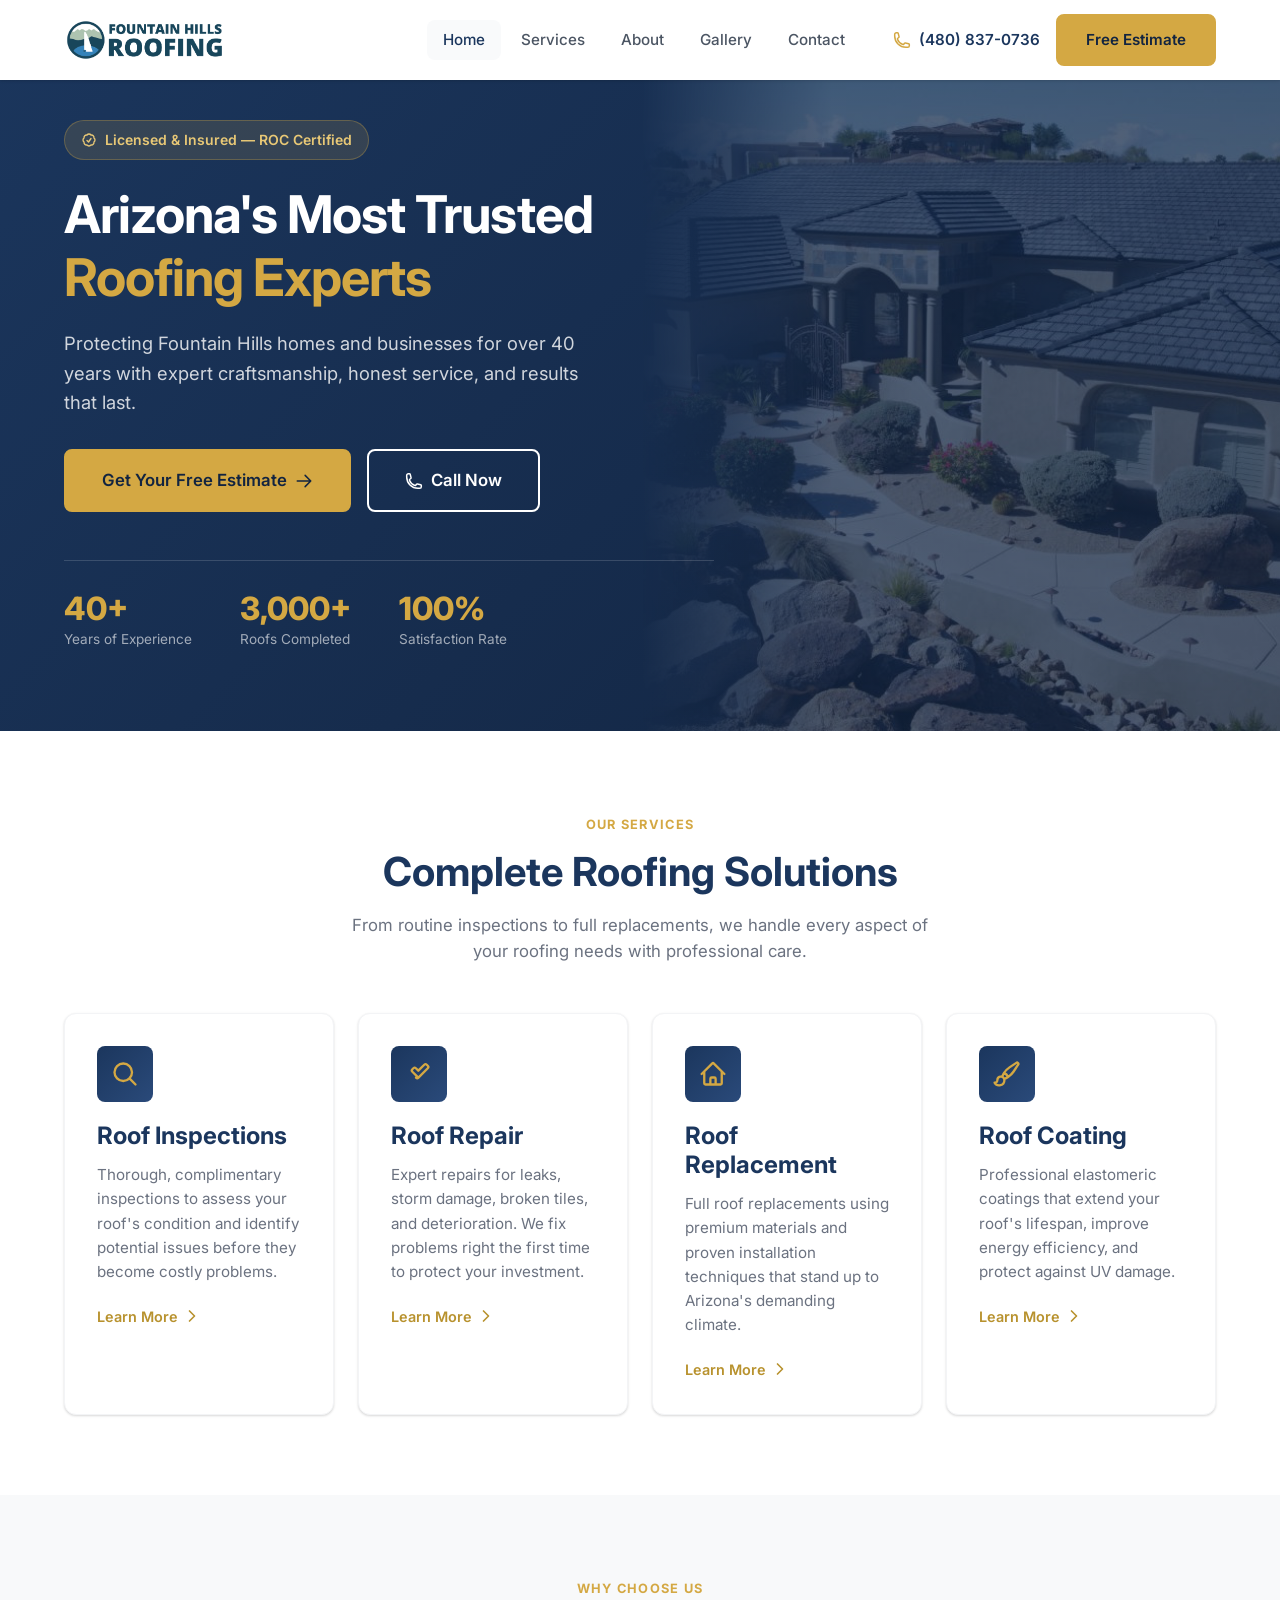
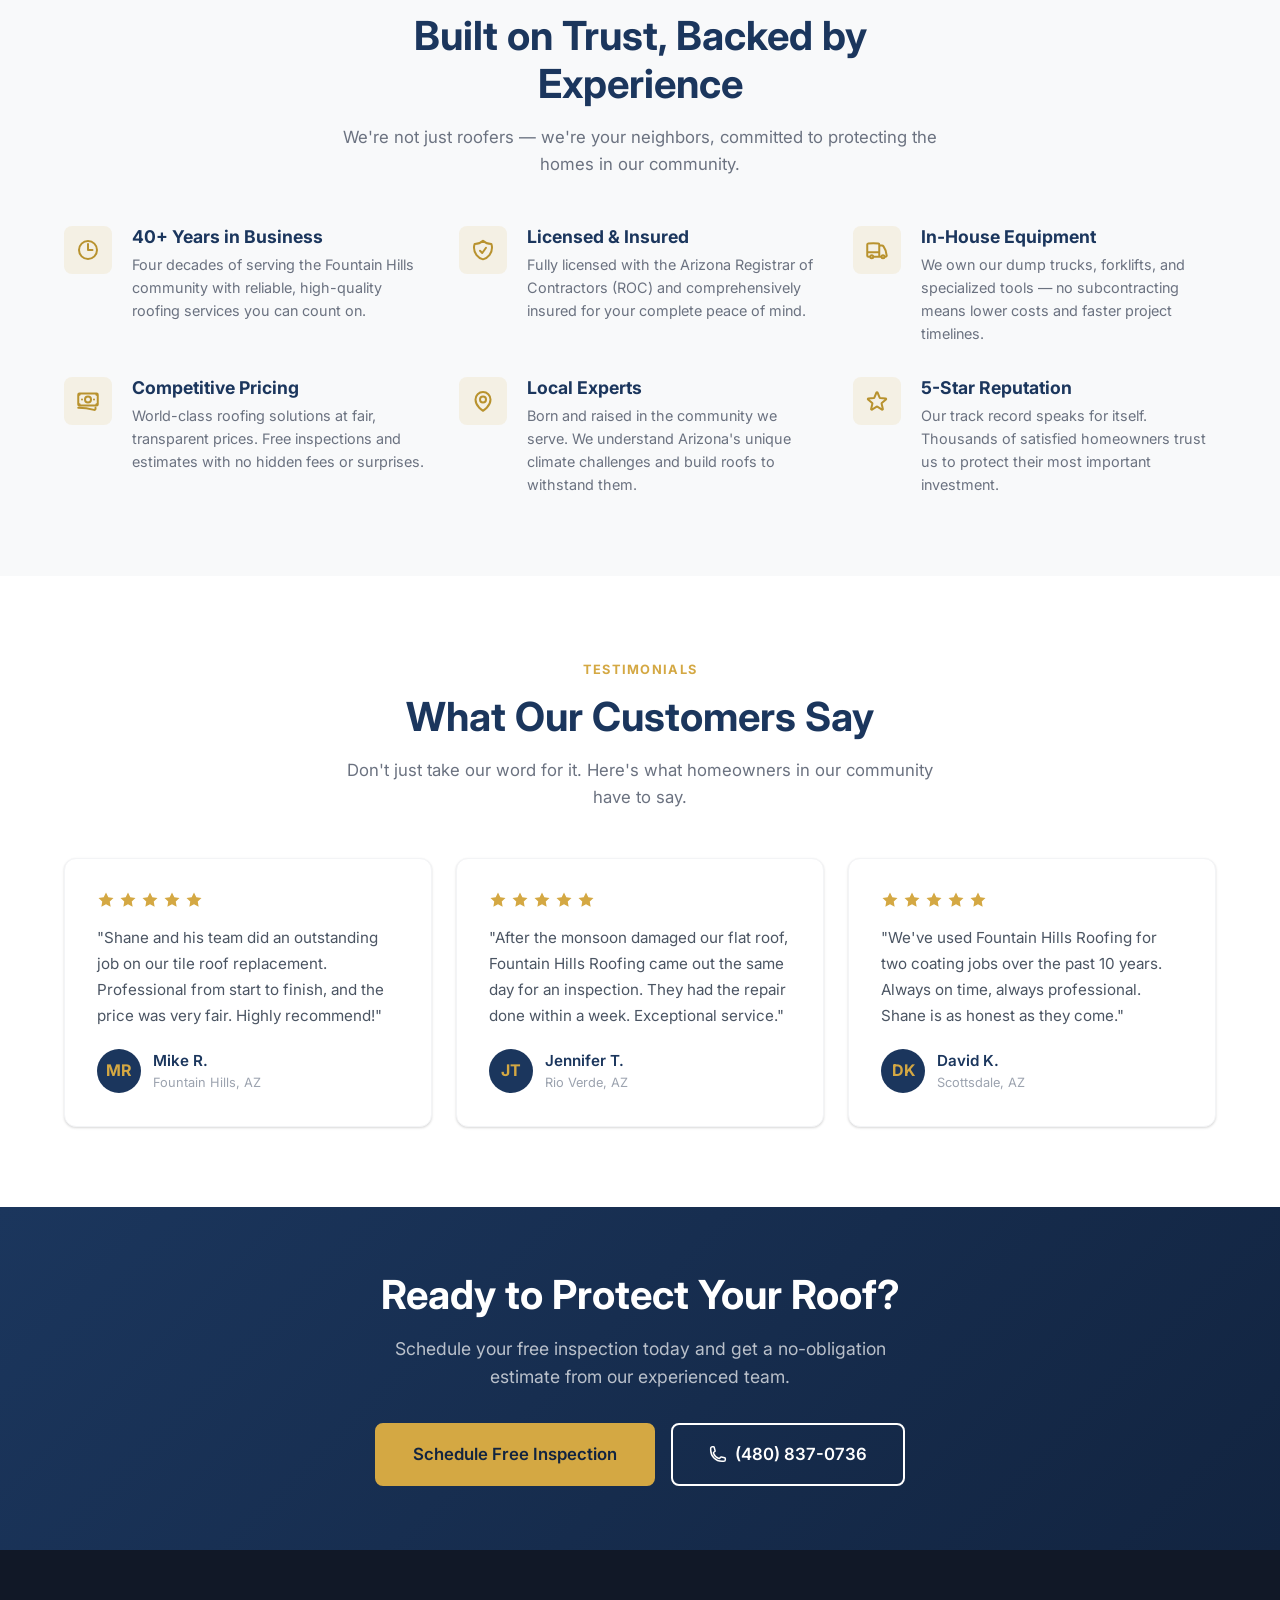
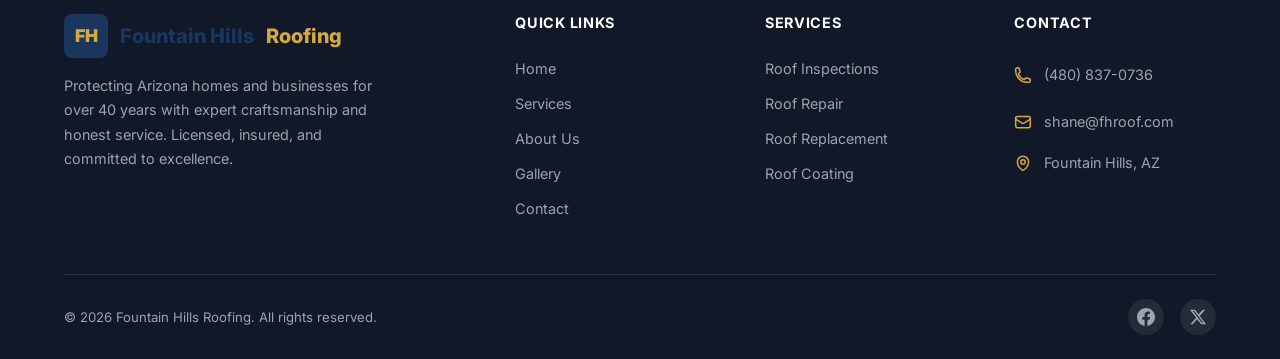
<file: index.html>
<!DOCTYPE html>
<html lang="en">
<head>
  <meta charset="UTF-8">
  <meta name="viewport" content="width=device-width, initial-scale=1.0">
  <meta name="description" content="Fountain Hills Roofing — trusted roofing experts serving Fountain Hills, Rio Verde, and Scottsdale for over 40 years. Free inspections and estimates.">
  <title>Fountain Hills Roofing | Trusted Roofing Experts for Over 40 Years</title>
  <link rel="preconnect" href="https://fonts.googleapis.com">
  <link rel="preconnect" href="https://fonts.gstatic.com" crossorigin>
  <link href="https://fonts.googleapis.com/css2?family=Inter:wght@400;500;600;700;800&display=swap" rel="stylesheet">
  <link rel="stylesheet" href="css/styles.css">
</head>
<body>

  <!-- Header -->
  <header class="header">
    <div class="header-inner">
      <a href="index.html" class="logo">
        <img src="images/fountain-hills-roofing-logo.png" alt="Fountain Hills Roofing" class="logo-img">
      </a>
      <nav class="nav">
        <div class="nav-links">
          <a href="index.html" class="active">Home</a>
          <a href="services.html">Services</a>
          <a href="about.html">About</a>
          <a href="gallery.html">Gallery</a>
          <a href="contact.html">Contact</a>
        </div>
        <div class="header-cta">
          <a href="tel:4808370736" class="header-phone">
            <svg xmlns="http://www.w3.org/2000/svg" fill="none" viewBox="0 0 24 24" stroke-width="2" stroke="currentColor"><path stroke-linecap="round" stroke-linejoin="round" d="M2.25 6.75c0 8.284 6.716 15 15 15h2.25a2.25 2.25 0 002.25-2.25v-1.372c0-.516-.351-.966-.852-1.091l-4.423-1.106c-.44-.11-.902.055-1.173.417l-.97 1.293c-.282.376-.769.542-1.21.38a12.035 12.035 0 01-7.143-7.143c-.162-.441.004-.928.38-1.21l1.293-.97c.363-.271.527-.734.417-1.173L6.963 3.102a1.125 1.125 0 00-1.091-.852H4.5A2.25 2.25 0 002.25 4.5v2.25z"/></svg>
            (480) 837-0736
          </a>
          <a href="contact.html" class="btn btn-primary">Free Estimate</a>
        </div>
      </nav>
      <button class="hamburger" aria-label="Toggle menu">
        <span></span>
        <span></span>
        <span></span>
      </button>
    </div>
    <div class="mobile-nav">
      <a href="index.html" class="active">Home</a>
      <a href="services.html">Services</a>
      <a href="about.html">About</a>
      <a href="gallery.html">Gallery</a>
      <a href="contact.html">Contact</a>
      <a href="tel:4808370736" class="btn btn-secondary">
        <svg xmlns="http://www.w3.org/2000/svg" fill="none" viewBox="0 0 24 24" stroke-width="2" stroke="currentColor" style="width:18px;height:18px"><path stroke-linecap="round" stroke-linejoin="round" d="M2.25 6.75c0 8.284 6.716 15 15 15h2.25a2.25 2.25 0 002.25-2.25v-1.372c0-.516-.351-.966-.852-1.091l-4.423-1.106c-.44-.11-.902.055-1.173.417l-.97 1.293c-.282.376-.769.542-1.21.38a12.035 12.035 0 01-7.143-7.143c-.162-.441.004-.928.38-1.21l1.293-.97c.363-.271.527-.734.417-1.173L6.963 3.102a1.125 1.125 0 00-1.091-.852H4.5A2.25 2.25 0 002.25 4.5v2.25z"/></svg>
        Call (480) 837-0736
      </a>
      <a href="contact.html" class="btn btn-primary">Get Free Estimate</a>
    </div>
  </header>

  <!-- Hero -->
  <section class="hero">
    <div class="container">
      <div class="hero-content">
        <div class="hero-badge">
          <svg xmlns="http://www.w3.org/2000/svg" fill="none" viewBox="0 0 24 24" stroke-width="2" stroke="currentColor"><path stroke-linecap="round" stroke-linejoin="round" d="M9 12.75L11.25 15 15 9.75M21 12c0 1.268-.63 2.39-1.593 3.068a3.745 3.745 0 01-1.043 3.296 3.745 3.745 0 01-3.296 1.043A3.745 3.745 0 0112 21c-1.268 0-2.39-.63-3.068-1.593a3.746 3.746 0 01-3.296-1.043 3.745 3.745 0 01-1.043-3.296A3.745 3.745 0 013 12c0-1.268.63-2.39 1.593-3.068a3.745 3.745 0 011.043-3.296 3.746 3.746 0 013.296-1.043A3.746 3.746 0 0112 3c1.268 0 2.39.63 3.068 1.593a3.746 3.746 0 013.296 1.043 3.746 3.746 0 011.043 3.296A3.745 3.745 0 0121 12z"/></svg>
          Licensed &amp; Insured &mdash; ROC Certified
        </div>
        <h1>Arizona's Most Trusted <em>Roofing Experts</em></h1>
        <p>Protecting Fountain Hills homes and businesses for over 40 years with expert craftsmanship, honest service, and results that last.</p>
        <div class="hero-buttons">
          <a href="contact.html" class="btn btn-primary btn-lg">
            Get Your Free Estimate
            <svg xmlns="http://www.w3.org/2000/svg" fill="none" viewBox="0 0 24 24" stroke-width="2" stroke="currentColor"><path stroke-linecap="round" stroke-linejoin="round" d="M13.5 4.5L21 12m0 0l-7.5 7.5M21 12H3"/></svg>
          </a>
          <a href="tel:4808370736" class="btn btn-outline btn-lg">
            <svg xmlns="http://www.w3.org/2000/svg" fill="none" viewBox="0 0 24 24" stroke-width="2" stroke="currentColor"><path stroke-linecap="round" stroke-linejoin="round" d="M2.25 6.75c0 8.284 6.716 15 15 15h2.25a2.25 2.25 0 002.25-2.25v-1.372c0-.516-.351-.966-.852-1.091l-4.423-1.106c-.44-.11-.902.055-1.173.417l-.97 1.293c-.282.376-.769.542-1.21.38a12.035 12.035 0 01-7.143-7.143c-.162-.441.004-.928.38-1.21l1.293-.97c.363-.271.527-.734.417-1.173L6.963 3.102a1.125 1.125 0 00-1.091-.852H4.5A2.25 2.25 0 002.25 4.5v2.25z"/></svg>
            Call Now
          </a>
        </div>
        <div class="hero-stats">
          <div class="hero-stat">
            <div class="hero-stat-number">40+</div>
            <div class="hero-stat-label">Years of Experience</div>
          </div>
          <div class="hero-stat">
            <div class="hero-stat-number">3,000+</div>
            <div class="hero-stat-label">Roofs Completed</div>
          </div>
          <div class="hero-stat">
            <div class="hero-stat-number">100%</div>
            <div class="hero-stat-label">Satisfaction Rate</div>
          </div>
        </div>
      </div>
    </div>
  </section>

  <!-- Services Overview -->
  <section class="section">
    <div class="container">
      <div class="section-header">
        <span class="section-label">Our Services</span>
        <h2>Complete Roofing Solutions</h2>
        <p>From routine inspections to full replacements, we handle every aspect of your roofing needs with professional care.</p>
      </div>
      <div class="services-grid">
        <div class="service-card">
          <div class="service-card-icon">
            <svg xmlns="http://www.w3.org/2000/svg" fill="none" viewBox="0 0 24 24" stroke-width="2" stroke="currentColor"><path stroke-linecap="round" stroke-linejoin="round" d="M21 21l-5.197-5.197m0 0A7.5 7.5 0 105.196 5.196a7.5 7.5 0 0010.607 10.607z"/></svg>
          </div>
          <h3>Roof Inspections</h3>
          <p>Thorough, complimentary inspections to assess your roof's condition and identify potential issues before they become costly problems.</p>
          <a href="services.html" class="learn-more">
            Learn More
            <svg xmlns="http://www.w3.org/2000/svg" fill="none" viewBox="0 0 24 24" stroke-width="2.5" stroke="currentColor"><path stroke-linecap="round" stroke-linejoin="round" d="M8.25 4.5l7.5 7.5-7.5 7.5"/></svg>
          </a>
        </div>
        <div class="service-card">
          <div class="service-card-icon">
            <svg xmlns="http://www.w3.org/2000/svg" fill="none" viewBox="0 0 24 24" stroke-width="2" stroke="currentColor"><path stroke-linecap="round" stroke-linejoin="round" d="M11.42 15.17l-5.1-5.1a1.5 1.5 0 010-2.12l.88-.88a1.5 1.5 0 012.12 0l2.1 2.1 5.1-5.1a1.5 1.5 0 012.12 0l.88.88a1.5 1.5 0 010 2.12l-7.98 7.98a1.5 1.5 0 01-2.12.02z"/></svg>
          </div>
          <h3>Roof Repair</h3>
          <p>Expert repairs for leaks, storm damage, broken tiles, and deterioration. We fix problems right the first time to protect your investment.</p>
          <a href="services.html" class="learn-more">
            Learn More
            <svg xmlns="http://www.w3.org/2000/svg" fill="none" viewBox="0 0 24 24" stroke-width="2.5" stroke="currentColor"><path stroke-linecap="round" stroke-linejoin="round" d="M8.25 4.5l7.5 7.5-7.5 7.5"/></svg>
          </a>
        </div>
        <div class="service-card">
          <div class="service-card-icon">
            <svg xmlns="http://www.w3.org/2000/svg" fill="none" viewBox="0 0 24 24" stroke-width="2" stroke="currentColor"><path stroke-linecap="round" stroke-linejoin="round" d="M2.25 12l8.954-8.955c.44-.439 1.152-.439 1.591 0L21.75 12M4.5 9.75v10.125c0 .621.504 1.125 1.125 1.125H9.75v-4.875c0-.621.504-1.125 1.125-1.125h2.25c.621 0 1.125.504 1.125 1.125V21h4.125c.621 0 1.125-.504 1.125-1.125V9.75M8.25 21h8.25"/></svg>
          </div>
          <h3>Roof Replacement</h3>
          <p>Full roof replacements using premium materials and proven installation techniques that stand up to Arizona's demanding climate.</p>
          <a href="services.html" class="learn-more">
            Learn More
            <svg xmlns="http://www.w3.org/2000/svg" fill="none" viewBox="0 0 24 24" stroke-width="2.5" stroke="currentColor"><path stroke-linecap="round" stroke-linejoin="round" d="M8.25 4.5l7.5 7.5-7.5 7.5"/></svg>
          </a>
        </div>
        <div class="service-card">
          <div class="service-card-icon">
            <svg xmlns="http://www.w3.org/2000/svg" fill="none" viewBox="0 0 24 24" stroke-width="2" stroke="currentColor"><path stroke-linecap="round" stroke-linejoin="round" d="M9.53 16.122a3 3 0 00-5.78 1.128 2.25 2.25 0 01-2.4 2.245 4.5 4.5 0 008.4-2.245c0-.399-.078-.78-.22-1.128zm0 0a15.998 15.998 0 003.388-1.62m-5.043-.025a15.994 15.994 0 011.622-3.395m3.42 3.42a15.995 15.995 0 004.764-4.648l3.876-5.814a1.151 1.151 0 00-1.597-1.597L14.146 6.32a15.996 15.996 0 00-4.649 4.763m3.42 3.42a6.776 6.776 0 00-3.42-3.42"/></svg>
          </div>
          <h3>Roof Coating</h3>
          <p>Professional elastomeric coatings that extend your roof's lifespan, improve energy efficiency, and protect against UV damage.</p>
          <a href="services.html" class="learn-more">
            Learn More
            <svg xmlns="http://www.w3.org/2000/svg" fill="none" viewBox="0 0 24 24" stroke-width="2.5" stroke="currentColor"><path stroke-linecap="round" stroke-linejoin="round" d="M8.25 4.5l7.5 7.5-7.5 7.5"/></svg>
          </a>
        </div>
      </div>
    </div>
  </section>

  <!-- Why Choose Us -->
  <section class="section section-light">
    <div class="container">
      <div class="section-header">
        <span class="section-label">Why Choose Us</span>
        <h2>Built on Trust, Backed by Experience</h2>
        <p>We're not just roofers — we're your neighbors, committed to protecting the homes in our community.</p>
      </div>
      <div class="features-grid">
        <div class="feature-item">
          <div class="feature-icon">
            <svg xmlns="http://www.w3.org/2000/svg" fill="none" viewBox="0 0 24 24" stroke-width="2" stroke="currentColor"><path stroke-linecap="round" stroke-linejoin="round" d="M12 6v6h4.5m4.5 0a9 9 0 11-18 0 9 9 0 0118 0z"/></svg>
          </div>
          <div>
            <h3>40+ Years in Business</h3>
            <p>Four decades of serving the Fountain Hills community with reliable, high-quality roofing services you can count on.</p>
          </div>
        </div>
        <div class="feature-item">
          <div class="feature-icon">
            <svg xmlns="http://www.w3.org/2000/svg" fill="none" viewBox="0 0 24 24" stroke-width="2" stroke="currentColor"><path stroke-linecap="round" stroke-linejoin="round" d="M9 12.75L11.25 15 15 9.75m-3-7.036A11.959 11.959 0 013.598 6 11.99 11.99 0 003 9.749c0 5.592 3.824 10.29 9 11.623 5.176-1.332 9-6.03 9-11.622 0-1.31-.21-2.571-.598-3.751h-.152c-3.196 0-6.1-1.248-8.25-3.285z"/></svg>
          </div>
          <div>
            <h3>Licensed &amp; Insured</h3>
            <p>Fully licensed with the Arizona Registrar of Contractors (ROC) and comprehensively insured for your complete peace of mind.</p>
          </div>
        </div>
        <div class="feature-item">
          <div class="feature-icon">
            <svg xmlns="http://www.w3.org/2000/svg" fill="none" viewBox="0 0 24 24" stroke-width="2" stroke="currentColor"><path stroke-linecap="round" stroke-linejoin="round" d="M8.25 18.75a1.5 1.5 0 01-3 0m3 0a1.5 1.5 0 00-3 0m3 0h6m-9 0H3.375a1.125 1.125 0 01-1.125-1.125V14.25m17.25 4.5a1.5 1.5 0 01-3 0m3 0a1.5 1.5 0 00-3 0m3 0h1.125c.621 0 1.129-.504 1.09-1.124a17.902 17.902 0 00-3.213-9.193 2.056 2.056 0 00-1.58-.86H14.25M16.5 18.75h-2.25m0-11.177v-.958c0-.568-.422-1.048-.987-1.106a48.554 48.554 0 00-10.026 0 1.106 1.106 0 00-.987 1.106v7.635m12-6.677v6.677m0 4.5v-4.5m0 0h-12"/></svg>
          </div>
          <div>
            <h3>In-House Equipment</h3>
            <p>We own our dump trucks, forklifts, and specialized tools — no subcontracting means lower costs and faster project timelines.</p>
          </div>
        </div>
        <div class="feature-item">
          <div class="feature-icon">
            <svg xmlns="http://www.w3.org/2000/svg" fill="none" viewBox="0 0 24 24" stroke-width="2" stroke="currentColor"><path stroke-linecap="round" stroke-linejoin="round" d="M2.25 18.75a60.07 60.07 0 0115.797 2.101c.727.198 1.453-.342 1.453-1.096V18.75M3.75 4.5v.75A.75.75 0 013 6h-.75m0 0v-.375c0-.621.504-1.125 1.125-1.125H20.25M2.25 6v9m18-10.5v.75c0 .414.336.75.75.75h.75m-1.5-1.5h.375c.621 0 1.125.504 1.125 1.125v9.75c0 .621-.504 1.125-1.125 1.125h-.375m1.5-1.5H21a.75.75 0 00-.75.75v.75m0 0H3.75m0 0h-.375a1.125 1.125 0 01-1.125-1.125V15m1.5 1.5v-.75A.75.75 0 003 15h-.75M15 10.5a3 3 0 11-6 0 3 3 0 016 0zm3 0h.008v.008H18V10.5zm-12 0h.008v.008H6V10.5z"/></svg>
          </div>
          <div>
            <h3>Competitive Pricing</h3>
            <p>World-class roofing solutions at fair, transparent prices. Free inspections and estimates with no hidden fees or surprises.</p>
          </div>
        </div>
        <div class="feature-item">
          <div class="feature-icon">
            <svg xmlns="http://www.w3.org/2000/svg" fill="none" viewBox="0 0 24 24" stroke-width="2" stroke="currentColor"><path stroke-linecap="round" stroke-linejoin="round" d="M15 10.5a3 3 0 11-6 0 3 3 0 016 0z"/><path stroke-linecap="round" stroke-linejoin="round" d="M19.5 10.5c0 7.142-7.5 11.25-7.5 11.25S4.5 17.642 4.5 10.5a7.5 7.5 0 1115 0z"/></svg>
          </div>
          <div>
            <h3>Local Experts</h3>
            <p>Born and raised in the community we serve. We understand Arizona's unique climate challenges and build roofs to withstand them.</p>
          </div>
        </div>
        <div class="feature-item">
          <div class="feature-icon">
            <svg xmlns="http://www.w3.org/2000/svg" fill="none" viewBox="0 0 24 24" stroke-width="2" stroke="currentColor"><path stroke-linecap="round" stroke-linejoin="round" d="M11.48 3.499a.562.562 0 011.04 0l2.125 5.111a.563.563 0 00.475.345l5.518.442c.499.04.701.663.321.988l-4.204 3.602a.563.563 0 00-.182.557l1.285 5.385a.562.562 0 01-.84.61l-4.725-2.885a.563.563 0 00-.586 0L6.982 20.54a.562.562 0 01-.84-.61l1.285-5.386a.562.562 0 00-.182-.557l-4.204-3.602a.563.563 0 01.321-.988l5.518-.442a.563.563 0 00.475-.345L11.48 3.5z"/></svg>
          </div>
          <div>
            <h3>5-Star Reputation</h3>
            <p>Our track record speaks for itself. Thousands of satisfied homeowners trust us to protect their most important investment.</p>
          </div>
        </div>
      </div>
    </div>
  </section>

  <!-- Testimonials -->
  <section class="section">
    <div class="container">
      <div class="section-header">
        <span class="section-label">Testimonials</span>
        <h2>What Our Customers Say</h2>
        <p>Don't just take our word for it. Here's what homeowners in our community have to say.</p>
      </div>
      <div class="testimonials-grid">
        <div class="testimonial-card">
          <div class="testimonial-stars">
            <svg xmlns="http://www.w3.org/2000/svg" viewBox="0 0 24 24"><path d="M12 2l3.09 6.26L22 9.27l-5 4.87 1.18 6.88L12 17.77l-6.18 3.25L7 14.14 2 9.27l6.91-1.01L12 2z"/></svg>
            <svg xmlns="http://www.w3.org/2000/svg" viewBox="0 0 24 24"><path d="M12 2l3.09 6.26L22 9.27l-5 4.87 1.18 6.88L12 17.77l-6.18 3.25L7 14.14 2 9.27l6.91-1.01L12 2z"/></svg>
            <svg xmlns="http://www.w3.org/2000/svg" viewBox="0 0 24 24"><path d="M12 2l3.09 6.26L22 9.27l-5 4.87 1.18 6.88L12 17.77l-6.18 3.25L7 14.14 2 9.27l6.91-1.01L12 2z"/></svg>
            <svg xmlns="http://www.w3.org/2000/svg" viewBox="0 0 24 24"><path d="M12 2l3.09 6.26L22 9.27l-5 4.87 1.18 6.88L12 17.77l-6.18 3.25L7 14.14 2 9.27l6.91-1.01L12 2z"/></svg>
            <svg xmlns="http://www.w3.org/2000/svg" viewBox="0 0 24 24"><path d="M12 2l3.09 6.26L22 9.27l-5 4.87 1.18 6.88L12 17.77l-6.18 3.25L7 14.14 2 9.27l6.91-1.01L12 2z"/></svg>
          </div>
          <blockquote>"Shane and his team did an outstanding job on our tile roof replacement. Professional from start to finish, and the price was very fair. Highly recommend!"</blockquote>
          <div class="testimonial-author">
            <div class="testimonial-avatar">MR</div>
            <div>
              <div class="testimonial-name">Mike R.</div>
              <div class="testimonial-location">Fountain Hills, AZ</div>
            </div>
          </div>
        </div>
        <div class="testimonial-card">
          <div class="testimonial-stars">
            <svg xmlns="http://www.w3.org/2000/svg" viewBox="0 0 24 24"><path d="M12 2l3.09 6.26L22 9.27l-5 4.87 1.18 6.88L12 17.77l-6.18 3.25L7 14.14 2 9.27l6.91-1.01L12 2z"/></svg>
            <svg xmlns="http://www.w3.org/2000/svg" viewBox="0 0 24 24"><path d="M12 2l3.09 6.26L22 9.27l-5 4.87 1.18 6.88L12 17.77l-6.18 3.25L7 14.14 2 9.27l6.91-1.01L12 2z"/></svg>
            <svg xmlns="http://www.w3.org/2000/svg" viewBox="0 0 24 24"><path d="M12 2l3.09 6.26L22 9.27l-5 4.87 1.18 6.88L12 17.77l-6.18 3.25L7 14.14 2 9.27l6.91-1.01L12 2z"/></svg>
            <svg xmlns="http://www.w3.org/2000/svg" viewBox="0 0 24 24"><path d="M12 2l3.09 6.26L22 9.27l-5 4.87 1.18 6.88L12 17.77l-6.18 3.25L7 14.14 2 9.27l6.91-1.01L12 2z"/></svg>
            <svg xmlns="http://www.w3.org/2000/svg" viewBox="0 0 24 24"><path d="M12 2l3.09 6.26L22 9.27l-5 4.87 1.18 6.88L12 17.77l-6.18 3.25L7 14.14 2 9.27l6.91-1.01L12 2z"/></svg>
          </div>
          <blockquote>"After the monsoon damaged our flat roof, Fountain Hills Roofing came out the same day for an inspection. They had the repair done within a week. Exceptional service."</blockquote>
          <div class="testimonial-author">
            <div class="testimonial-avatar">JT</div>
            <div>
              <div class="testimonial-name">Jennifer T.</div>
              <div class="testimonial-location">Rio Verde, AZ</div>
            </div>
          </div>
        </div>
        <div class="testimonial-card">
          <div class="testimonial-stars">
            <svg xmlns="http://www.w3.org/2000/svg" viewBox="0 0 24 24"><path d="M12 2l3.09 6.26L22 9.27l-5 4.87 1.18 6.88L12 17.77l-6.18 3.25L7 14.14 2 9.27l6.91-1.01L12 2z"/></svg>
            <svg xmlns="http://www.w3.org/2000/svg" viewBox="0 0 24 24"><path d="M12 2l3.09 6.26L22 9.27l-5 4.87 1.18 6.88L12 17.77l-6.18 3.25L7 14.14 2 9.27l6.91-1.01L12 2z"/></svg>
            <svg xmlns="http://www.w3.org/2000/svg" viewBox="0 0 24 24"><path d="M12 2l3.09 6.26L22 9.27l-5 4.87 1.18 6.88L12 17.77l-6.18 3.25L7 14.14 2 9.27l6.91-1.01L12 2z"/></svg>
            <svg xmlns="http://www.w3.org/2000/svg" viewBox="0 0 24 24"><path d="M12 2l3.09 6.26L22 9.27l-5 4.87 1.18 6.88L12 17.77l-6.18 3.25L7 14.14 2 9.27l6.91-1.01L12 2z"/></svg>
            <svg xmlns="http://www.w3.org/2000/svg" viewBox="0 0 24 24"><path d="M12 2l3.09 6.26L22 9.27l-5 4.87 1.18 6.88L12 17.77l-6.18 3.25L7 14.14 2 9.27l6.91-1.01L12 2z"/></svg>
          </div>
          <blockquote>"We've used Fountain Hills Roofing for two coating jobs over the past 10 years. Always on time, always professional. Shane is as honest as they come."</blockquote>
          <div class="testimonial-author">
            <div class="testimonial-avatar">DK</div>
            <div>
              <div class="testimonial-name">David K.</div>
              <div class="testimonial-location">Scottsdale, AZ</div>
            </div>
          </div>
        </div>
      </div>
    </div>
  </section>

  <!-- CTA Banner -->
  <section class="cta-banner">
    <div class="container">
      <h2>Ready to Protect Your Roof?</h2>
      <p>Schedule your free inspection today and get a no-obligation estimate from our experienced team.</p>
      <div class="cta-buttons">
        <a href="contact.html" class="btn btn-primary btn-lg">Schedule Free Inspection</a>
        <a href="tel:4808370736" class="btn btn-outline btn-lg">
          <svg xmlns="http://www.w3.org/2000/svg" fill="none" viewBox="0 0 24 24" stroke-width="2" stroke="currentColor" style="width:18px;height:18px"><path stroke-linecap="round" stroke-linejoin="round" d="M2.25 6.75c0 8.284 6.716 15 15 15h2.25a2.25 2.25 0 002.25-2.25v-1.372c0-.516-.351-.966-.852-1.091l-4.423-1.106c-.44-.11-.902.055-1.173.417l-.97 1.293c-.282.376-.769.542-1.21.38a12.035 12.035 0 01-7.143-7.143c-.162-.441.004-.928.38-1.21l1.293-.97c.363-.271.527-.734.417-1.173L6.963 3.102a1.125 1.125 0 00-1.091-.852H4.5A2.25 2.25 0 002.25 4.5v2.25z"/></svg>
          (480) 837-0736
        </a>
      </div>
    </div>
  </section>

  <!-- Footer -->
  <footer class="footer">
    <div class="container">
      <div class="footer-grid">
        <div class="footer-brand">
          <a href="index.html" class="logo">
            <div class="logo-icon">FH</div>
            Fountain Hills <span>Roofing</span>
          </a>
          <p>Protecting Arizona homes and businesses for over 40 years with expert craftsmanship and honest service. Licensed, insured, and committed to excellence.</p>
        </div>
        <div>
          <h4>Quick Links</h4>
          <div class="footer-links">
            <a href="index.html">Home</a>
            <a href="services.html">Services</a>
            <a href="about.html">About Us</a>
            <a href="gallery.html">Gallery</a>
            <a href="contact.html">Contact</a>
          </div>
        </div>
        <div>
          <h4>Services</h4>
          <div class="footer-links">
            <a href="services.html">Roof Inspections</a>
            <a href="services.html">Roof Repair</a>
            <a href="services.html">Roof Replacement</a>
            <a href="services.html">Roof Coating</a>
          </div>
        </div>
        <div>
          <h4>Contact</h4>
          <div class="footer-links">
            <div class="footer-contact-item">
              <svg xmlns="http://www.w3.org/2000/svg" fill="none" viewBox="0 0 24 24" stroke-width="2" stroke="currentColor"><path stroke-linecap="round" stroke-linejoin="round" d="M2.25 6.75c0 8.284 6.716 15 15 15h2.25a2.25 2.25 0 002.25-2.25v-1.372c0-.516-.351-.966-.852-1.091l-4.423-1.106c-.44-.11-.902.055-1.173.417l-.97 1.293c-.282.376-.769.542-1.21.38a12.035 12.035 0 01-7.143-7.143c-.162-.441.004-.928.38-1.21l1.293-.97c.363-.271.527-.734.417-1.173L6.963 3.102a1.125 1.125 0 00-1.091-.852H4.5A2.25 2.25 0 002.25 4.5v2.25z"/></svg>
              <a href="tel:4808370736">(480) 837-0736</a>
            </div>
            <div class="footer-contact-item">
              <svg xmlns="http://www.w3.org/2000/svg" fill="none" viewBox="0 0 24 24" stroke-width="2" stroke="currentColor"><path stroke-linecap="round" stroke-linejoin="round" d="M21.75 6.75v10.5a2.25 2.25 0 01-2.25 2.25h-15a2.25 2.25 0 01-2.25-2.25V6.75m19.5 0A2.25 2.25 0 0019.5 4.5h-15a2.25 2.25 0 00-2.25 2.25m19.5 0v.243a2.25 2.25 0 01-1.07 1.916l-7.5 4.615a2.25 2.25 0 01-2.36 0L3.32 8.91a2.25 2.25 0 01-1.07-1.916V6.75"/></svg>
              <a href="mailto:shane@fhroof.com">shane@fhroof.com</a>
            </div>
            <div class="footer-contact-item">
              <svg xmlns="http://www.w3.org/2000/svg" fill="none" viewBox="0 0 24 24" stroke-width="2" stroke="currentColor"><path stroke-linecap="round" stroke-linejoin="round" d="M15 10.5a3 3 0 11-6 0 3 3 0 016 0z"/><path stroke-linecap="round" stroke-linejoin="round" d="M19.5 10.5c0 7.142-7.5 11.25-7.5 11.25S4.5 17.642 4.5 10.5a7.5 7.5 0 1115 0z"/></svg>
              Fountain Hills, AZ
            </div>
          </div>
        </div>
      </div>
      <div class="footer-bottom">
        <p>&copy; 2026 Fountain Hills Roofing. All rights reserved.</p>
        <div class="footer-social">
          <a href="https://www.facebook.com/fhroof/" aria-label="Facebook" target="_blank" rel="noopener">
            <svg xmlns="http://www.w3.org/2000/svg" viewBox="0 0 24 24" fill="currentColor"><path d="M24 12.073c0-6.627-5.373-12-12-12s-12 5.373-12 12c0 5.99 4.388 10.954 10.125 11.854v-8.385H7.078v-3.47h3.047V9.43c0-3.007 1.792-4.669 4.533-4.669 1.312 0 2.686.235 2.686.235v2.953H15.83c-1.491 0-1.956.925-1.956 1.874v2.25h3.328l-.532 3.47h-2.796v8.385C19.612 23.027 24 18.062 24 12.073z"/></svg>
          </a>
          <a href="https://x.com/FHRoofAZ" aria-label="X (Twitter)" target="_blank" rel="noopener">
            <svg xmlns="http://www.w3.org/2000/svg" viewBox="0 0 24 24" fill="currentColor"><path d="M18.244 2.25h3.308l-7.227 8.26 8.502 11.24H16.17l-5.214-6.817L4.99 21.75H1.68l7.73-8.835L1.254 2.25H8.08l4.713 6.231zm-1.161 17.52h1.833L7.084 4.126H5.117z"/></svg>
          </a>
        </div>
      </div>
    </div>
  </footer>

  <script src="js/main.js"></script>
</body>
</html>
</file>
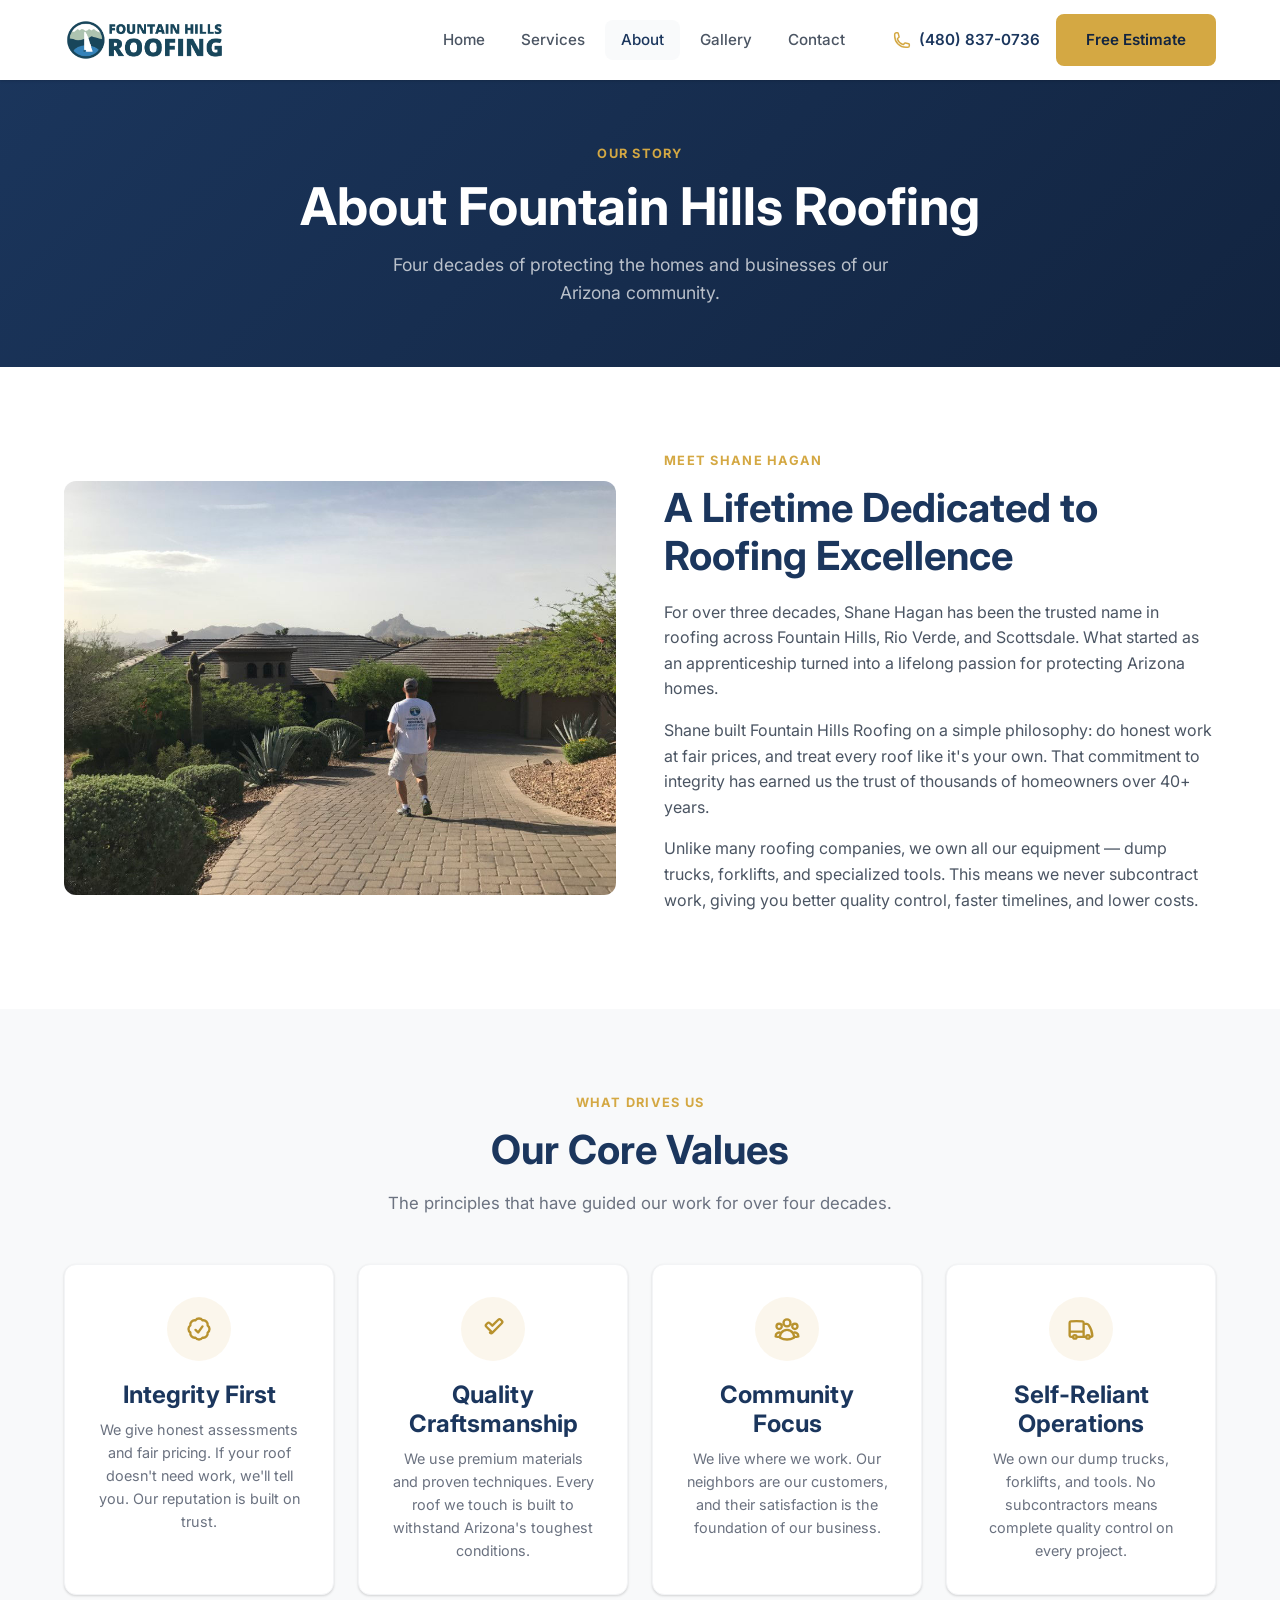
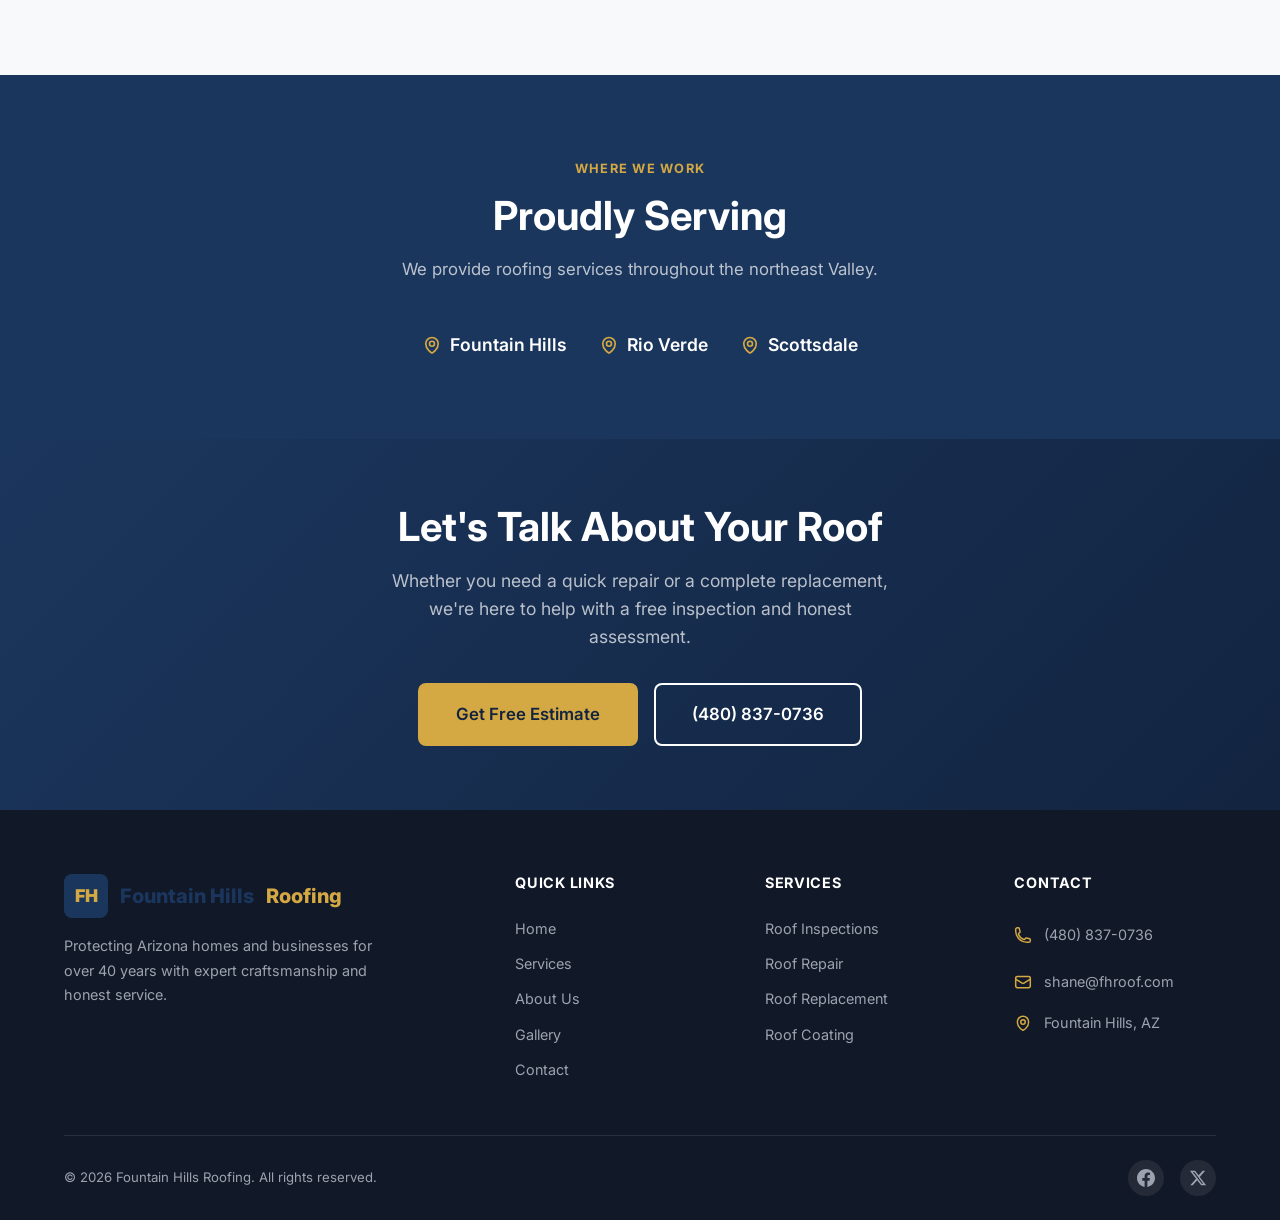
<file: about.html>
<!DOCTYPE html>
<html lang="en">
<head>
  <meta charset="UTF-8">
  <meta name="viewport" content="width=device-width, initial-scale=1.0">
  <meta name="description" content="Learn about Fountain Hills Roofing — over 40 years of trusted roofing service in Fountain Hills, Rio Verde, and Scottsdale. Meet Shane Hagan and our team.">
  <title>About Us | Fountain Hills Roofing</title>
  <link rel="preconnect" href="https://fonts.googleapis.com">
  <link rel="preconnect" href="https://fonts.gstatic.com" crossorigin>
  <link href="https://fonts.googleapis.com/css2?family=Inter:wght@400;500;600;700;800&display=swap" rel="stylesheet">
  <link rel="stylesheet" href="css/styles.css">
</head>
<body>

  <!-- Header -->
  <header class="header">
    <div class="header-inner">
      <a href="index.html" class="logo">
        <img src="images/fountain-hills-roofing-logo.png" alt="Fountain Hills Roofing" class="logo-img">
      </a>
      <nav class="nav">
        <div class="nav-links">
          <a href="index.html">Home</a>
          <a href="services.html">Services</a>
          <a href="about.html" class="active">About</a>
          <a href="gallery.html">Gallery</a>
          <a href="contact.html">Contact</a>
        </div>
        <div class="header-cta">
          <a href="tel:4808370736" class="header-phone">
            <svg xmlns="http://www.w3.org/2000/svg" fill="none" viewBox="0 0 24 24" stroke-width="2" stroke="currentColor"><path stroke-linecap="round" stroke-linejoin="round" d="M2.25 6.75c0 8.284 6.716 15 15 15h2.25a2.25 2.25 0 002.25-2.25v-1.372c0-.516-.351-.966-.852-1.091l-4.423-1.106c-.44-.11-.902.055-1.173.417l-.97 1.293c-.282.376-.769.542-1.21.38a12.035 12.035 0 01-7.143-7.143c-.162-.441.004-.928.38-1.21l1.293-.97c.363-.271.527-.734.417-1.173L6.963 3.102a1.125 1.125 0 00-1.091-.852H4.5A2.25 2.25 0 002.25 4.5v2.25z"/></svg>
            (480) 837-0736
          </a>
          <a href="contact.html" class="btn btn-primary">Free Estimate</a>
        </div>
      </nav>
      <button class="hamburger" aria-label="Toggle menu">
        <span></span><span></span><span></span>
      </button>
    </div>
    <div class="mobile-nav">
      <a href="index.html">Home</a>
      <a href="services.html">Services</a>
      <a href="about.html" class="active">About</a>
      <a href="gallery.html">Gallery</a>
      <a href="contact.html">Contact</a>
      <a href="tel:4808370736" class="btn btn-secondary">Call (480) 837-0736</a>
      <a href="contact.html" class="btn btn-primary">Get Free Estimate</a>
    </div>
  </header>

  <!-- Page Hero -->
  <section class="page-hero">
    <div class="container">
      <span class="section-label">Our Story</span>
      <h1>About Fountain Hills Roofing</h1>
      <p>Four decades of protecting the homes and businesses of our Arizona community.</p>
    </div>
  </section>

  <!-- About Intro -->
  <section class="section">
    <div class="container">
      <div class="about-intro">
        <div class="about-image">
          <img src="images/shaneRoof.jpg" alt="Shane Hagan - Owner of Fountain Hills Roofing">
        </div>
        <div class="about-content">
          <span class="section-label">Meet Shane Hagan</span>
          <h2>A Lifetime Dedicated to Roofing Excellence</h2>
          <p>For over three decades, Shane Hagan has been the trusted name in roofing across Fountain Hills, Rio Verde, and Scottsdale. What started as an apprenticeship turned into a lifelong passion for protecting Arizona homes.</p>
          <p>Shane built Fountain Hills Roofing on a simple philosophy: do honest work at fair prices, and treat every roof like it's your own. That commitment to integrity has earned us the trust of thousands of homeowners over 40+ years.</p>
          <p>Unlike many roofing companies, we own all our equipment — dump trucks, forklifts, and specialized tools. This means we never subcontract work, giving you better quality control, faster timelines, and lower costs.</p>
        </div>
      </div>
    </div>
  </section>

  <!-- Values -->
  <section class="section section-light">
    <div class="container">
      <div class="section-header">
        <span class="section-label">What Drives Us</span>
        <h2>Our Core Values</h2>
        <p>The principles that have guided our work for over four decades.</p>
      </div>
      <div class="values-grid">
        <div class="value-card">
          <div class="value-card-icon">
            <svg xmlns="http://www.w3.org/2000/svg" fill="none" viewBox="0 0 24 24" stroke-width="2" stroke="currentColor"><path stroke-linecap="round" stroke-linejoin="round" d="M9 12.75L11.25 15 15 9.75M21 12c0 1.268-.63 2.39-1.593 3.068a3.745 3.745 0 01-1.043 3.296 3.745 3.745 0 01-3.296 1.043A3.745 3.745 0 0112 21c-1.268 0-2.39-.63-3.068-1.593a3.746 3.746 0 01-3.296-1.043 3.745 3.745 0 01-1.043-3.296A3.745 3.745 0 013 12c0-1.268.63-2.39 1.593-3.068a3.745 3.745 0 011.043-3.296 3.746 3.746 0 013.296-1.043A3.746 3.746 0 0112 3c1.268 0 2.39.63 3.068 1.593a3.746 3.746 0 013.296 1.043 3.746 3.746 0 011.043 3.296A3.745 3.745 0 0121 12z"/></svg>
          </div>
          <h3>Integrity First</h3>
          <p>We give honest assessments and fair pricing. If your roof doesn't need work, we'll tell you. Our reputation is built on trust.</p>
        </div>
        <div class="value-card">
          <div class="value-card-icon">
            <svg xmlns="http://www.w3.org/2000/svg" fill="none" viewBox="0 0 24 24" stroke-width="2" stroke="currentColor"><path stroke-linecap="round" stroke-linejoin="round" d="M11.42 15.17l-5.1-5.1a1.5 1.5 0 010-2.12l.88-.88a1.5 1.5 0 012.12 0l2.1 2.1 5.1-5.1a1.5 1.5 0 012.12 0l.88.88a1.5 1.5 0 010 2.12l-7.98 7.98a1.5 1.5 0 01-2.12.02z"/></svg>
          </div>
          <h3>Quality Craftsmanship</h3>
          <p>We use premium materials and proven techniques. Every roof we touch is built to withstand Arizona's toughest conditions.</p>
        </div>
        <div class="value-card">
          <div class="value-card-icon">
            <svg xmlns="http://www.w3.org/2000/svg" fill="none" viewBox="0 0 24 24" stroke-width="2" stroke="currentColor"><path stroke-linecap="round" stroke-linejoin="round" d="M18 18.72a9.094 9.094 0 003.741-.479 3 3 0 00-4.682-2.72m.94 3.198l.001.031c0 .225-.012.447-.037.666A11.944 11.944 0 0112 21c-2.17 0-4.207-.576-5.963-1.584A6.062 6.062 0 016 18.719m12 0a5.971 5.971 0 00-.941-3.197m0 0A5.995 5.995 0 0012 12.75a5.995 5.995 0 00-5.058 2.772m0 0a3 3 0 00-4.681 2.72 8.986 8.986 0 003.74.477m.94-3.197a5.971 5.971 0 00-.94 3.197M15 6.75a3 3 0 11-6 0 3 3 0 016 0zm6 3a2.25 2.25 0 11-4.5 0 2.25 2.25 0 014.5 0zm-13.5 0a2.25 2.25 0 11-4.5 0 2.25 2.25 0 014.5 0z"/></svg>
          </div>
          <h3>Community Focus</h3>
          <p>We live where we work. Our neighbors are our customers, and their satisfaction is the foundation of our business.</p>
        </div>
        <div class="value-card">
          <div class="value-card-icon">
            <svg xmlns="http://www.w3.org/2000/svg" fill="none" viewBox="0 0 24 24" stroke-width="2" stroke="currentColor"><path stroke-linecap="round" stroke-linejoin="round" d="M8.25 18.75a1.5 1.5 0 01-3 0m3 0a1.5 1.5 0 00-3 0m3 0h6m-9 0H3.375a1.125 1.125 0 01-1.125-1.125V14.25m17.25 4.5a1.5 1.5 0 01-3 0m3 0a1.5 1.5 0 00-3 0m3 0h1.125c.621 0 1.129-.504 1.09-1.124a17.902 17.902 0 00-3.213-9.193 2.056 2.056 0 00-1.58-.86H14.25M16.5 18.75h-2.25m0-11.177v-.958c0-.568-.422-1.048-.987-1.106a48.554 48.554 0 00-10.026 0 1.106 1.106 0 00-.987 1.106v7.635m12-6.677v6.677m0 4.5v-4.5m0 0h-12"/></svg>
          </div>
          <h3>Self-Reliant Operations</h3>
          <p>We own our dump trucks, forklifts, and tools. No subcontractors means complete quality control on every project.</p>
        </div>
      </div>
    </div>
  </section>

  <!-- Service Areas -->
  <section class="section section-dark">
    <div class="container">
      <div class="section-header">
        <span class="section-label">Where We Work</span>
        <h2>Proudly Serving</h2>
        <p>We provide roofing services throughout the northeast Valley.</p>
      </div>
      <div class="areas-list">
        <div class="area-item">
          <svg xmlns="http://www.w3.org/2000/svg" fill="none" viewBox="0 0 24 24" stroke-width="2" stroke="currentColor"><path stroke-linecap="round" stroke-linejoin="round" d="M15 10.5a3 3 0 11-6 0 3 3 0 016 0z"/><path stroke-linecap="round" stroke-linejoin="round" d="M19.5 10.5c0 7.142-7.5 11.25-7.5 11.25S4.5 17.642 4.5 10.5a7.5 7.5 0 1115 0z"/></svg>
          Fountain Hills
        </div>
        <div class="area-item">
          <svg xmlns="http://www.w3.org/2000/svg" fill="none" viewBox="0 0 24 24" stroke-width="2" stroke="currentColor"><path stroke-linecap="round" stroke-linejoin="round" d="M15 10.5a3 3 0 11-6 0 3 3 0 016 0z"/><path stroke-linecap="round" stroke-linejoin="round" d="M19.5 10.5c0 7.142-7.5 11.25-7.5 11.25S4.5 17.642 4.5 10.5a7.5 7.5 0 1115 0z"/></svg>
          Rio Verde
        </div>
        <div class="area-item">
          <svg xmlns="http://www.w3.org/2000/svg" fill="none" viewBox="0 0 24 24" stroke-width="2" stroke="currentColor"><path stroke-linecap="round" stroke-linejoin="round" d="M15 10.5a3 3 0 11-6 0 3 3 0 016 0z"/><path stroke-linecap="round" stroke-linejoin="round" d="M19.5 10.5c0 7.142-7.5 11.25-7.5 11.25S4.5 17.642 4.5 10.5a7.5 7.5 0 1115 0z"/></svg>
          Scottsdale
        </div>
      </div>
    </div>
  </section>

  <!-- CTA Banner -->
  <section class="cta-banner">
    <div class="container">
      <h2>Let's Talk About Your Roof</h2>
      <p>Whether you need a quick repair or a complete replacement, we're here to help with a free inspection and honest assessment.</p>
      <div class="cta-buttons">
        <a href="contact.html" class="btn btn-primary btn-lg">Get Free Estimate</a>
        <a href="tel:4808370736" class="btn btn-outline btn-lg">(480) 837-0736</a>
      </div>
    </div>
  </section>

  <!-- Footer -->
  <footer class="footer">
    <div class="container">
      <div class="footer-grid">
        <div class="footer-brand">
          <a href="index.html" class="logo">
            <div class="logo-icon">FH</div>
            Fountain Hills <span>Roofing</span>
          </a>
          <p>Protecting Arizona homes and businesses for over 40 years with expert craftsmanship and honest service.</p>
        </div>
        <div>
          <h4>Quick Links</h4>
          <div class="footer-links">
            <a href="index.html">Home</a>
            <a href="services.html">Services</a>
            <a href="about.html">About Us</a>
            <a href="gallery.html">Gallery</a>
            <a href="contact.html">Contact</a>
          </div>
        </div>
        <div>
          <h4>Services</h4>
          <div class="footer-links">
            <a href="services.html">Roof Inspections</a>
            <a href="services.html">Roof Repair</a>
            <a href="services.html">Roof Replacement</a>
            <a href="services.html">Roof Coating</a>
          </div>
        </div>
        <div>
          <h4>Contact</h4>
          <div class="footer-links">
            <div class="footer-contact-item">
              <svg xmlns="http://www.w3.org/2000/svg" fill="none" viewBox="0 0 24 24" stroke-width="2" stroke="currentColor"><path stroke-linecap="round" stroke-linejoin="round" d="M2.25 6.75c0 8.284 6.716 15 15 15h2.25a2.25 2.25 0 002.25-2.25v-1.372c0-.516-.351-.966-.852-1.091l-4.423-1.106c-.44-.11-.902.055-1.173.417l-.97 1.293c-.282.376-.769.542-1.21.38a12.035 12.035 0 01-7.143-7.143c-.162-.441.004-.928.38-1.21l1.293-.97c.363-.271.527-.734.417-1.173L6.963 3.102a1.125 1.125 0 00-1.091-.852H4.5A2.25 2.25 0 002.25 4.5v2.25z"/></svg>
              <a href="tel:4808370736">(480) 837-0736</a>
            </div>
            <div class="footer-contact-item">
              <svg xmlns="http://www.w3.org/2000/svg" fill="none" viewBox="0 0 24 24" stroke-width="2" stroke="currentColor"><path stroke-linecap="round" stroke-linejoin="round" d="M21.75 6.75v10.5a2.25 2.25 0 01-2.25 2.25h-15a2.25 2.25 0 01-2.25-2.25V6.75m19.5 0A2.25 2.25 0 0019.5 4.5h-15a2.25 2.25 0 00-2.25 2.25m19.5 0v.243a2.25 2.25 0 01-1.07 1.916l-7.5 4.615a2.25 2.25 0 01-2.36 0L3.32 8.91a2.25 2.25 0 01-1.07-1.916V6.75"/></svg>
              <a href="mailto:shane@fhroof.com">shane@fhroof.com</a>
            </div>
            <div class="footer-contact-item">
              <svg xmlns="http://www.w3.org/2000/svg" fill="none" viewBox="0 0 24 24" stroke-width="2" stroke="currentColor"><path stroke-linecap="round" stroke-linejoin="round" d="M15 10.5a3 3 0 11-6 0 3 3 0 016 0z"/><path stroke-linecap="round" stroke-linejoin="round" d="M19.5 10.5c0 7.142-7.5 11.25-7.5 11.25S4.5 17.642 4.5 10.5a7.5 7.5 0 1115 0z"/></svg>
              Fountain Hills, AZ
            </div>
          </div>
        </div>
      </div>
      <div class="footer-bottom">
        <p>&copy; 2026 Fountain Hills Roofing. All rights reserved.</p>
        <div class="footer-social">
          <a href="https://www.facebook.com/fhroof/" aria-label="Facebook" target="_blank" rel="noopener">
            <svg xmlns="http://www.w3.org/2000/svg" viewBox="0 0 24 24" fill="currentColor"><path d="M24 12.073c0-6.627-5.373-12-12-12s-12 5.373-12 12c0 5.99 4.388 10.954 10.125 11.854v-8.385H7.078v-3.47h3.047V9.43c0-3.007 1.792-4.669 4.533-4.669 1.312 0 2.686.235 2.686.235v2.953H15.83c-1.491 0-1.956.925-1.956 1.874v2.25h3.328l-.532 3.47h-2.796v8.385C19.612 23.027 24 18.062 24 12.073z"/></svg>
          </a>
          <a href="https://x.com/FHRoofAZ" aria-label="X (Twitter)" target="_blank" rel="noopener">
            <svg xmlns="http://www.w3.org/2000/svg" viewBox="0 0 24 24" fill="currentColor"><path d="M18.244 2.25h3.308l-7.227 8.26 8.502 11.24H16.17l-5.214-6.817L4.99 21.75H1.68l7.73-8.835L1.254 2.25H8.08l4.713 6.231zm-1.161 17.52h1.833L7.084 4.126H5.117z"/></svg>
          </a>
        </div>
      </div>
    </div>
  </footer>

  <script src="js/main.js"></script>
</body>
</html>
</file>
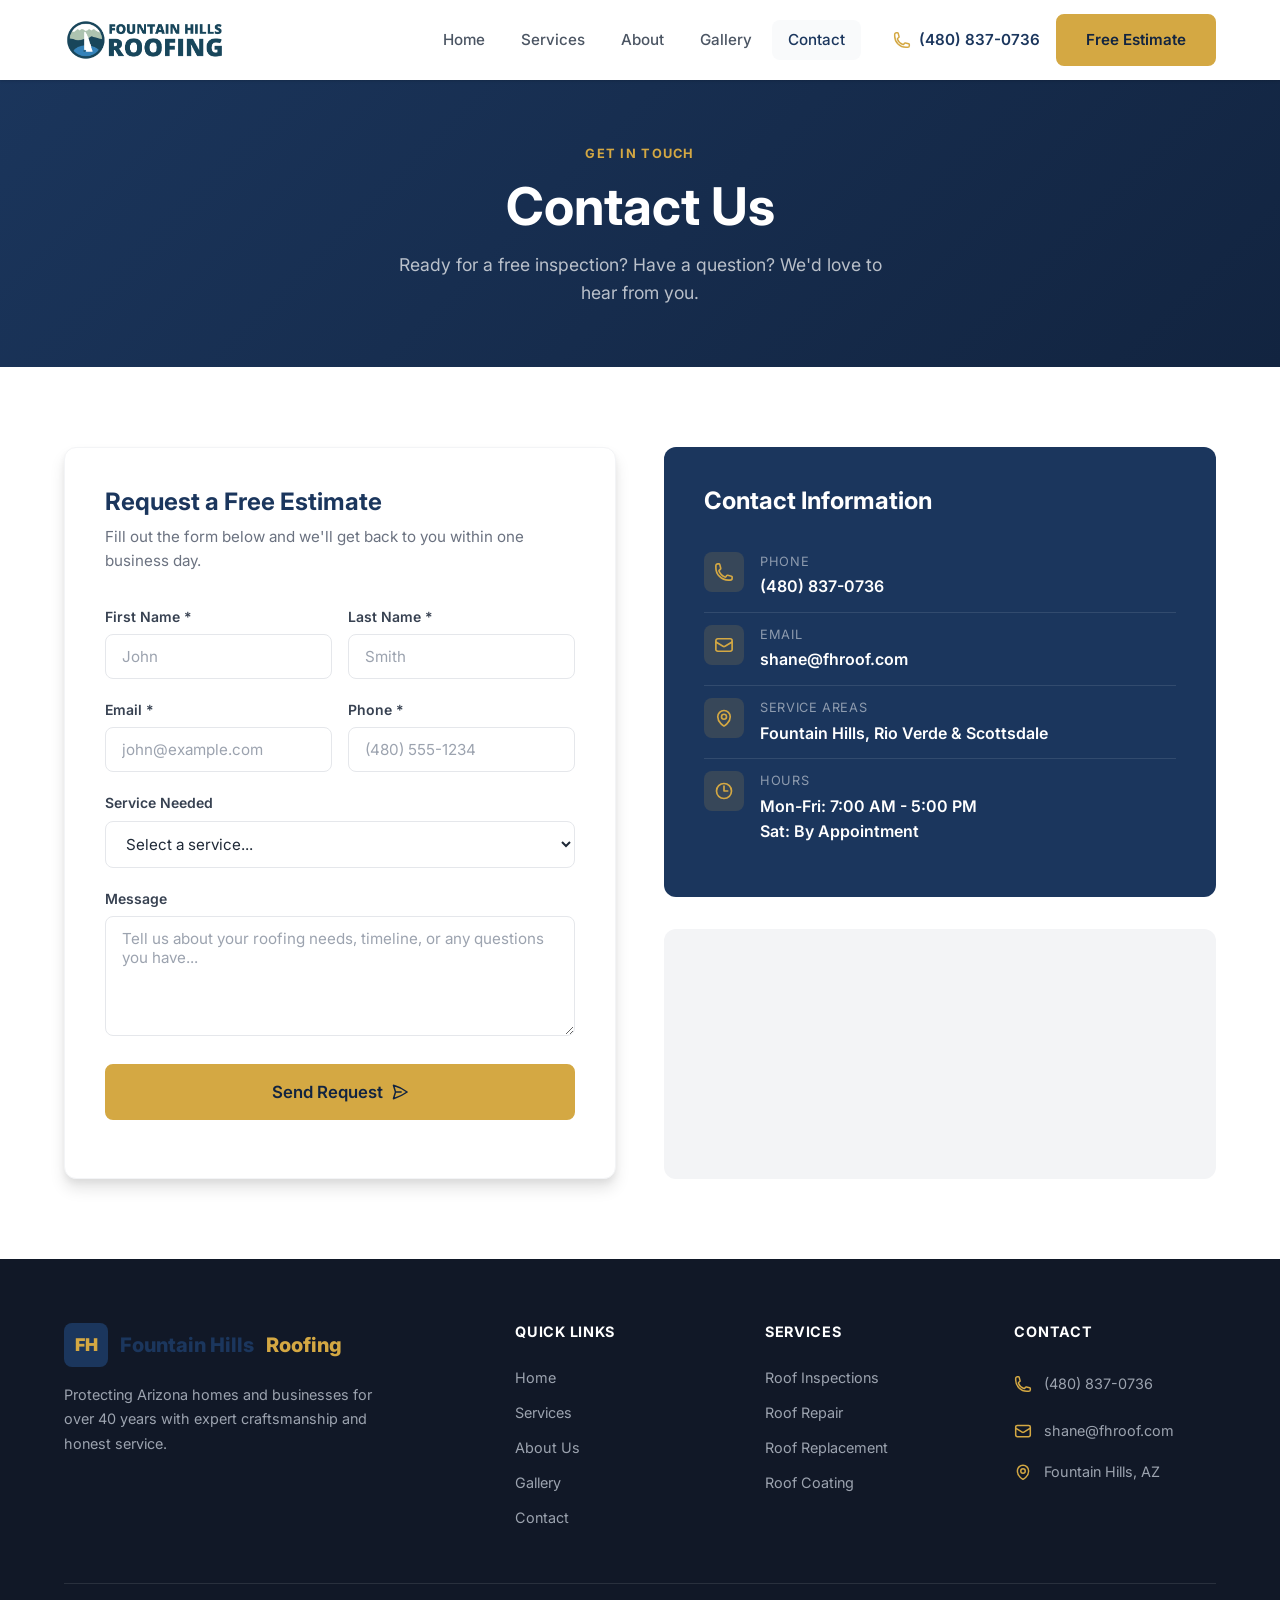
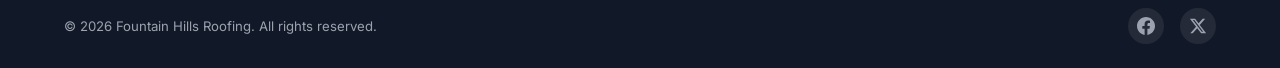
<file: contact.html>
<!DOCTYPE html>
<html lang="en">
<head>
  <meta charset="UTF-8">
  <meta name="viewport" content="width=device-width, initial-scale=1.0">
  <meta name="description" content="Contact Fountain Hills Roofing for a free roof inspection and estimate. Call (480) 837-0736 or fill out our online form. Serving Fountain Hills, Rio Verde, and Scottsdale.">
  <title>Contact Us | Fountain Hills Roofing</title>
  <link rel="preconnect" href="https://fonts.googleapis.com">
  <link rel="preconnect" href="https://fonts.gstatic.com" crossorigin>
  <link href="https://fonts.googleapis.com/css2?family=Inter:wght@400;500;600;700;800&display=swap" rel="stylesheet">
  <link rel="stylesheet" href="css/styles.css">
</head>
<body>

  <!-- Header -->
  <header class="header">
    <div class="header-inner">
      <a href="index.html" class="logo">
        <img src="images/fountain-hills-roofing-logo.png" alt="Fountain Hills Roofing" class="logo-img">
      </a>
      <nav class="nav">
        <div class="nav-links">
          <a href="index.html">Home</a>
          <a href="services.html">Services</a>
          <a href="about.html">About</a>
          <a href="gallery.html">Gallery</a>
          <a href="contact.html" class="active">Contact</a>
        </div>
        <div class="header-cta">
          <a href="tel:4808370736" class="header-phone">
            <svg xmlns="http://www.w3.org/2000/svg" fill="none" viewBox="0 0 24 24" stroke-width="2" stroke="currentColor"><path stroke-linecap="round" stroke-linejoin="round" d="M2.25 6.75c0 8.284 6.716 15 15 15h2.25a2.25 2.25 0 002.25-2.25v-1.372c0-.516-.351-.966-.852-1.091l-4.423-1.106c-.44-.11-.902.055-1.173.417l-.97 1.293c-.282.376-.769.542-1.21.38a12.035 12.035 0 01-7.143-7.143c-.162-.441.004-.928.38-1.21l1.293-.97c.363-.271.527-.734.417-1.173L6.963 3.102a1.125 1.125 0 00-1.091-.852H4.5A2.25 2.25 0 002.25 4.5v2.25z"/></svg>
            (480) 837-0736
          </a>
          <a href="contact.html" class="btn btn-primary">Free Estimate</a>
        </div>
      </nav>
      <button class="hamburger" aria-label="Toggle menu">
        <span></span><span></span><span></span>
      </button>
    </div>
    <div class="mobile-nav">
      <a href="index.html">Home</a>
      <a href="services.html">Services</a>
      <a href="about.html">About</a>
      <a href="gallery.html">Gallery</a>
      <a href="contact.html" class="active">Contact</a>
      <a href="tel:4808370736" class="btn btn-secondary">Call (480) 837-0736</a>
      <a href="contact.html" class="btn btn-primary">Get Free Estimate</a>
    </div>
  </header>

  <!-- Page Hero -->
  <section class="page-hero">
    <div class="container">
      <span class="section-label">Get In Touch</span>
      <h1>Contact Us</h1>
      <p>Ready for a free inspection? Have a question? We'd love to hear from you.</p>
    </div>
  </section>

  <!-- Contact Section -->
  <section class="section">
    <div class="container">
      <div class="contact-grid">

        <!-- Contact Form -->
        <div class="contact-form" id="contactForm">
          <h3>Request a Free Estimate</h3>
          <p>Fill out the form below and we'll get back to you within one business day.</p>
          <form id="estimateForm" action="https://formsubmit.co/shane@fhroof.com" method="POST" novalidate>
            <input type="hidden" name="_subject" value="New Estimate Request from FH Roofing Website">
            <input type="hidden" name="_captcha" value="false">
            <input type="hidden" name="_next" value="https://fhroof.com/contact.html">
            <input type="text" name="_honey" style="display:none">
            <div class="form-row">
              <div class="form-group">
                <label for="firstName">First Name *</label>
                <input type="text" id="firstName" name="firstName" placeholder="John" required>
                <span class="error-msg">Please enter your first name</span>
              </div>
              <div class="form-group">
                <label for="lastName">Last Name *</label>
                <input type="text" id="lastName" name="lastName" placeholder="Smith" required>
                <span class="error-msg">Please enter your last name</span>
              </div>
            </div>
            <div class="form-row">
              <div class="form-group">
                <label for="email">Email *</label>
                <input type="email" id="email" name="email" placeholder="john@example.com" required>
                <span class="error-msg">Please enter a valid email address</span>
              </div>
              <div class="form-group">
                <label for="phone">Phone *</label>
                <input type="tel" id="phone" name="phone" placeholder="(480) 555-1234" required>
                <span class="error-msg">Please enter your phone number</span>
              </div>
            </div>
            <div class="form-group">
              <label for="service">Service Needed</label>
              <select id="service" name="service">
                <option value="">Select a service...</option>
                <option value="inspection">Roof Inspection (Free)</option>
                <option value="repair">Roof Repair</option>
                <option value="replacement">Roof Replacement</option>
                <option value="coating">Roof Coating</option>
                <option value="other">Other / Not Sure</option>
              </select>
            </div>
            <div class="form-group">
              <label for="message">Message</label>
              <textarea id="message" name="message" placeholder="Tell us about your roofing needs, timeline, or any questions you have..."></textarea>
            </div>
            <button type="submit" class="btn btn-primary btn-lg" style="width:100%;justify-content:center;">
              Send Request
              <svg xmlns="http://www.w3.org/2000/svg" fill="none" viewBox="0 0 24 24" stroke-width="2" stroke="currentColor"><path stroke-linecap="round" stroke-linejoin="round" d="M6 12L3.269 3.126A59.768 59.768 0 0121.485 12 59.77 59.77 0 013.27 20.876L5.999 12zm0 0h7.5"/></svg>
            </button>
          </form>
          <div class="form-success" id="formSuccess">
            <svg xmlns="http://www.w3.org/2000/svg" fill="none" viewBox="0 0 24 24" stroke-width="2" stroke="currentColor"><path stroke-linecap="round" stroke-linejoin="round" d="M9 12.75L11.25 15 15 9.75M21 12a9 9 0 11-18 0 9 9 0 0118 0z"/></svg>
            <h3>Thank You!</h3>
            <p>Your request has been received. We'll be in touch within one business day to schedule your free estimate.</p>
          </div>
        </div>

        <!-- Contact Info Sidebar -->
        <div class="contact-info">
          <div class="contact-info-card">
            <h3>Contact Information</h3>
            <div class="contact-info-item">
              <div class="contact-info-icon">
                <svg xmlns="http://www.w3.org/2000/svg" fill="none" viewBox="0 0 24 24" stroke-width="2" stroke="currentColor"><path stroke-linecap="round" stroke-linejoin="round" d="M2.25 6.75c0 8.284 6.716 15 15 15h2.25a2.25 2.25 0 002.25-2.25v-1.372c0-.516-.351-.966-.852-1.091l-4.423-1.106c-.44-.11-.902.055-1.173.417l-.97 1.293c-.282.376-.769.542-1.21.38a12.035 12.035 0 01-7.143-7.143c-.162-.441.004-.928.38-1.21l1.293-.97c.363-.271.527-.734.417-1.173L6.963 3.102a1.125 1.125 0 00-1.091-.852H4.5A2.25 2.25 0 002.25 4.5v2.25z"/></svg>
              </div>
              <div>
                <div class="contact-info-label">Phone</div>
                <div class="contact-info-value"><a href="tel:4808370736">(480) 837-0736</a></div>
              </div>
            </div>
            <div class="contact-info-item">
              <div class="contact-info-icon">
                <svg xmlns="http://www.w3.org/2000/svg" fill="none" viewBox="0 0 24 24" stroke-width="2" stroke="currentColor"><path stroke-linecap="round" stroke-linejoin="round" d="M21.75 6.75v10.5a2.25 2.25 0 01-2.25 2.25h-15a2.25 2.25 0 01-2.25-2.25V6.75m19.5 0A2.25 2.25 0 0019.5 4.5h-15a2.25 2.25 0 00-2.25 2.25m19.5 0v.243a2.25 2.25 0 01-1.07 1.916l-7.5 4.615a2.25 2.25 0 01-2.36 0L3.32 8.91a2.25 2.25 0 01-1.07-1.916V6.75"/></svg>
              </div>
              <div>
                <div class="contact-info-label">Email</div>
                <div class="contact-info-value"><a href="mailto:shane@fhroof.com">shane@fhroof.com</a></div>
              </div>
            </div>
            <div class="contact-info-item">
              <div class="contact-info-icon">
                <svg xmlns="http://www.w3.org/2000/svg" fill="none" viewBox="0 0 24 24" stroke-width="2" stroke="currentColor"><path stroke-linecap="round" stroke-linejoin="round" d="M15 10.5a3 3 0 11-6 0 3 3 0 016 0z"/><path stroke-linecap="round" stroke-linejoin="round" d="M19.5 10.5c0 7.142-7.5 11.25-7.5 11.25S4.5 17.642 4.5 10.5a7.5 7.5 0 1115 0z"/></svg>
              </div>
              <div>
                <div class="contact-info-label">Service Areas</div>
                <div class="contact-info-value">Fountain Hills, Rio Verde &amp; Scottsdale</div>
              </div>
            </div>
            <div class="contact-info-item">
              <div class="contact-info-icon">
                <svg xmlns="http://www.w3.org/2000/svg" fill="none" viewBox="0 0 24 24" stroke-width="2" stroke="currentColor"><path stroke-linecap="round" stroke-linejoin="round" d="M12 6v6h4.5m4.5 0a9 9 0 11-18 0 9 9 0 0118 0z"/></svg>
              </div>
              <div>
                <div class="contact-info-label">Hours</div>
                <div class="contact-info-value">Mon-Fri: 7:00 AM - 5:00 PM<br>Sat: By Appointment</div>
              </div>
            </div>
          </div>

          <!-- Map -->
          <div class="contact-map">
            <iframe src="https://www.google.com/maps/embed?pb=!1m18!1m12!1m3!1d53258.91984019382!2d-111.7602257!3d33.6117537!2m3!1f0!2f0!3f0!3m2!1i1024!2i768!4f13.1!3m3!1m2!1s0x872ba4c4e1a8b4f3%3A0x91e8c4bd65d53e74!2sFountain%20Hills%2C%20AZ!5e0!3m2!1sen!2sus!4v1700000000000" allowfullscreen="" loading="lazy" referrerpolicy="no-referrer-when-downgrade" title="Fountain Hills, AZ Map"></iframe>
          </div>
        </div>

      </div>
    </div>
  </section>

  <!-- Footer -->
  <footer class="footer">
    <div class="container">
      <div class="footer-grid">
        <div class="footer-brand">
          <a href="index.html" class="logo">
            <div class="logo-icon">FH</div>
            Fountain Hills <span>Roofing</span>
          </a>
          <p>Protecting Arizona homes and businesses for over 40 years with expert craftsmanship and honest service.</p>
        </div>
        <div>
          <h4>Quick Links</h4>
          <div class="footer-links">
            <a href="index.html">Home</a>
            <a href="services.html">Services</a>
            <a href="about.html">About Us</a>
            <a href="gallery.html">Gallery</a>
            <a href="contact.html">Contact</a>
          </div>
        </div>
        <div>
          <h4>Services</h4>
          <div class="footer-links">
            <a href="services.html">Roof Inspections</a>
            <a href="services.html">Roof Repair</a>
            <a href="services.html">Roof Replacement</a>
            <a href="services.html">Roof Coating</a>
          </div>
        </div>
        <div>
          <h4>Contact</h4>
          <div class="footer-links">
            <div class="footer-contact-item">
              <svg xmlns="http://www.w3.org/2000/svg" fill="none" viewBox="0 0 24 24" stroke-width="2" stroke="currentColor"><path stroke-linecap="round" stroke-linejoin="round" d="M2.25 6.75c0 8.284 6.716 15 15 15h2.25a2.25 2.25 0 002.25-2.25v-1.372c0-.516-.351-.966-.852-1.091l-4.423-1.106c-.44-.11-.902.055-1.173.417l-.97 1.293c-.282.376-.769.542-1.21.38a12.035 12.035 0 01-7.143-7.143c-.162-.441.004-.928.38-1.21l1.293-.97c.363-.271.527-.734.417-1.173L6.963 3.102a1.125 1.125 0 00-1.091-.852H4.5A2.25 2.25 0 002.25 4.5v2.25z"/></svg>
              <a href="tel:4808370736">(480) 837-0736</a>
            </div>
            <div class="footer-contact-item">
              <svg xmlns="http://www.w3.org/2000/svg" fill="none" viewBox="0 0 24 24" stroke-width="2" stroke="currentColor"><path stroke-linecap="round" stroke-linejoin="round" d="M21.75 6.75v10.5a2.25 2.25 0 01-2.25 2.25h-15a2.25 2.25 0 01-2.25-2.25V6.75m19.5 0A2.25 2.25 0 0019.5 4.5h-15a2.25 2.25 0 00-2.25 2.25m19.5 0v.243a2.25 2.25 0 01-1.07 1.916l-7.5 4.615a2.25 2.25 0 01-2.36 0L3.32 8.91a2.25 2.25 0 01-1.07-1.916V6.75"/></svg>
              <a href="mailto:shane@fhroof.com">shane@fhroof.com</a>
            </div>
            <div class="footer-contact-item">
              <svg xmlns="http://www.w3.org/2000/svg" fill="none" viewBox="0 0 24 24" stroke-width="2" stroke="currentColor"><path stroke-linecap="round" stroke-linejoin="round" d="M15 10.5a3 3 0 11-6 0 3 3 0 016 0z"/><path stroke-linecap="round" stroke-linejoin="round" d="M19.5 10.5c0 7.142-7.5 11.25-7.5 11.25S4.5 17.642 4.5 10.5a7.5 7.5 0 1115 0z"/></svg>
              Fountain Hills, AZ
            </div>
          </div>
        </div>
      </div>
      <div class="footer-bottom">
        <p>&copy; 2026 Fountain Hills Roofing. All rights reserved.</p>
        <div class="footer-social">
          <a href="https://www.facebook.com/fhroof/" aria-label="Facebook" target="_blank" rel="noopener">
            <svg xmlns="http://www.w3.org/2000/svg" viewBox="0 0 24 24" fill="currentColor"><path d="M24 12.073c0-6.627-5.373-12-12-12s-12 5.373-12 12c0 5.99 4.388 10.954 10.125 11.854v-8.385H7.078v-3.47h3.047V9.43c0-3.007 1.792-4.669 4.533-4.669 1.312 0 2.686.235 2.686.235v2.953H15.83c-1.491 0-1.956.925-1.956 1.874v2.25h3.328l-.532 3.47h-2.796v8.385C19.612 23.027 24 18.062 24 12.073z"/></svg>
          </a>
          <a href="https://x.com/FHRoofAZ" aria-label="X (Twitter)" target="_blank" rel="noopener">
            <svg xmlns="http://www.w3.org/2000/svg" viewBox="0 0 24 24" fill="currentColor"><path d="M18.244 2.25h3.308l-7.227 8.26 8.502 11.24H16.17l-5.214-6.817L4.99 21.75H1.68l7.73-8.835L1.254 2.25H8.08l4.713 6.231zm-1.161 17.52h1.833L7.084 4.126H5.117z"/></svg>
          </a>
        </div>
      </div>
    </div>
  </footer>

  <script src="js/main.js"></script>
</body>
</html>
</file>
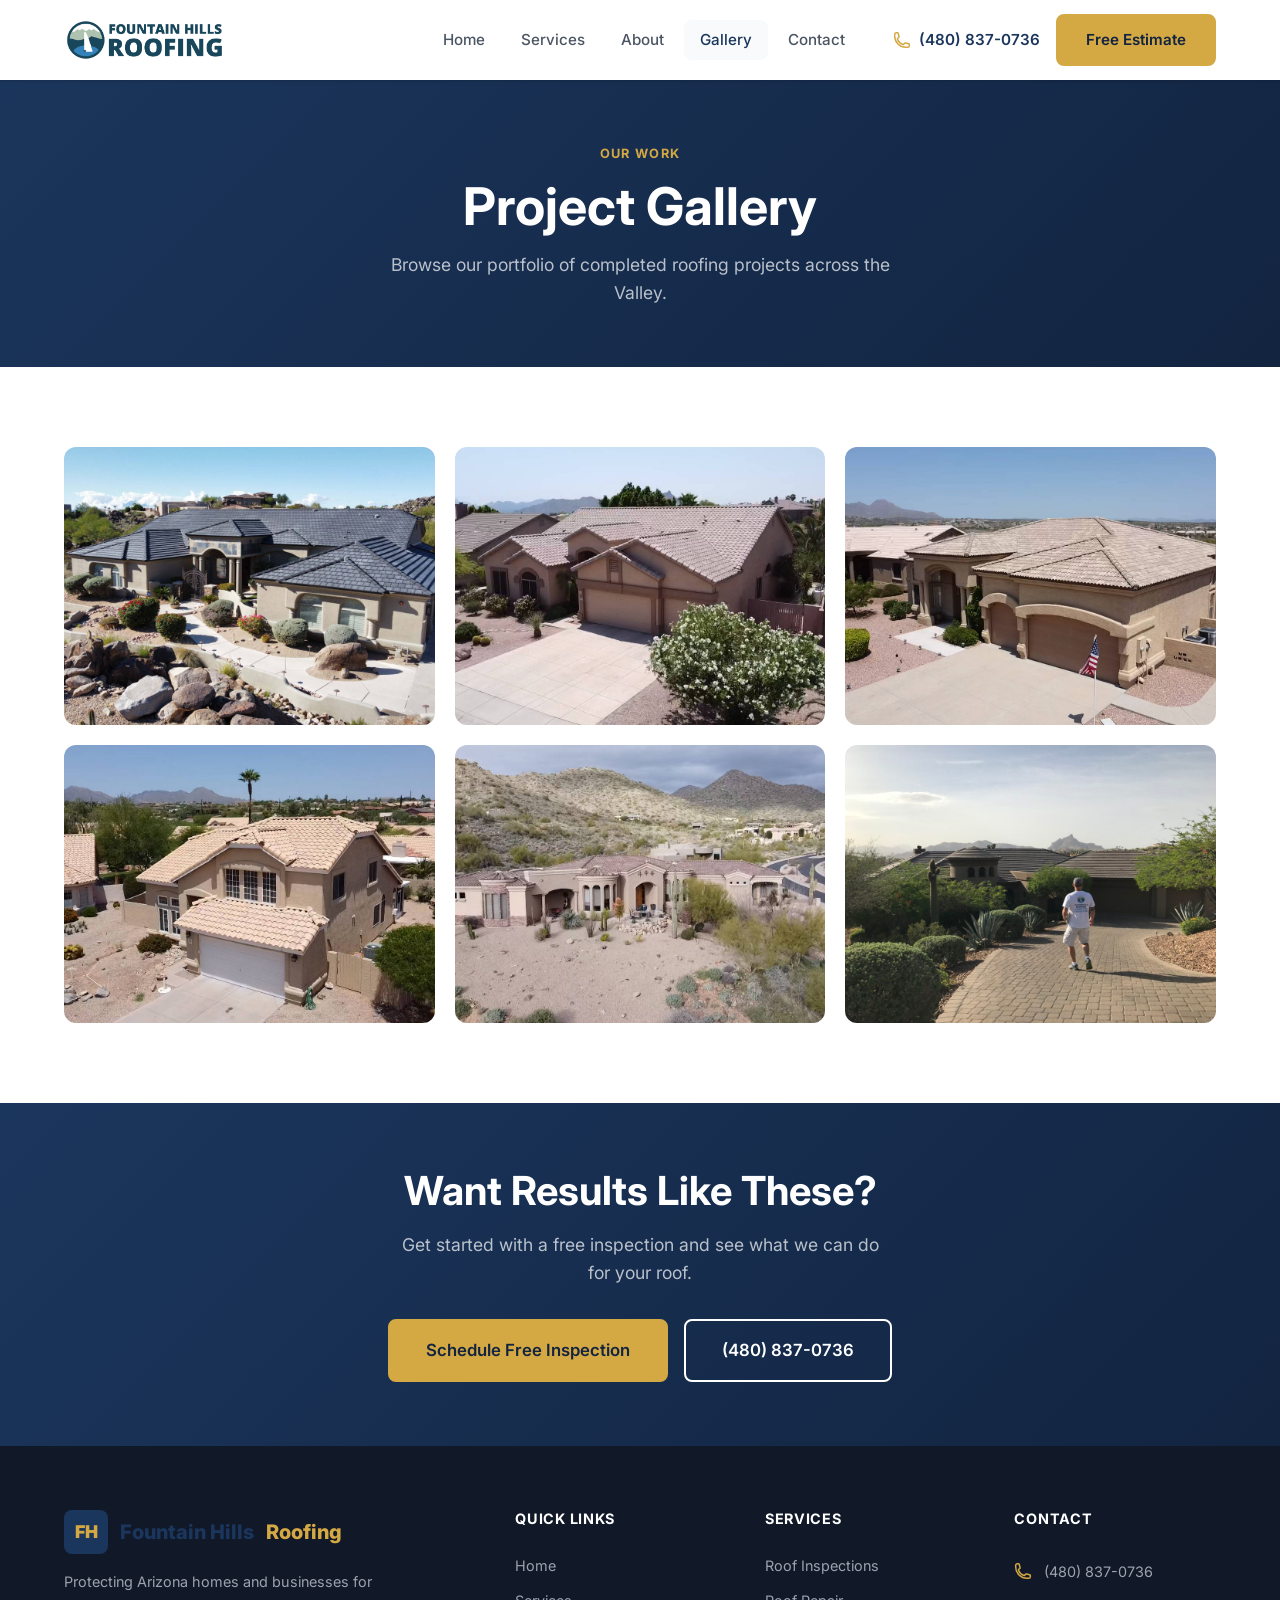
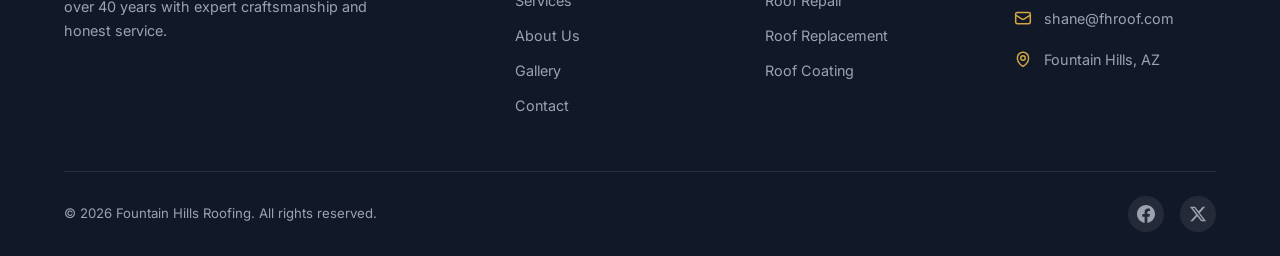
<file: gallery.html>
<!DOCTYPE html>
<html lang="en">
<head>
  <meta charset="UTF-8">
  <meta name="viewport" content="width=device-width, initial-scale=1.0">
  <meta name="description" content="Browse our gallery of completed roofing projects in Fountain Hills, Rio Verde, and Scottsdale. See the quality craftsmanship of Fountain Hills Roofing.">
  <title>Gallery | Fountain Hills Roofing</title>
  <link rel="preconnect" href="https://fonts.googleapis.com">
  <link rel="preconnect" href="https://fonts.gstatic.com" crossorigin>
  <link href="https://fonts.googleapis.com/css2?family=Inter:wght@400;500;600;700;800&display=swap" rel="stylesheet">
  <link rel="stylesheet" href="css/styles.css">
</head>
<body>

  <!-- Header -->
  <header class="header">
    <div class="header-inner">
      <a href="index.html" class="logo">
        <img src="images/fountain-hills-roofing-logo.png" alt="Fountain Hills Roofing" class="logo-img">
      </a>
      <nav class="nav">
        <div class="nav-links">
          <a href="index.html">Home</a>
          <a href="services.html">Services</a>
          <a href="about.html">About</a>
          <a href="gallery.html" class="active">Gallery</a>
          <a href="contact.html">Contact</a>
        </div>
        <div class="header-cta">
          <a href="tel:4808370736" class="header-phone">
            <svg xmlns="http://www.w3.org/2000/svg" fill="none" viewBox="0 0 24 24" stroke-width="2" stroke="currentColor"><path stroke-linecap="round" stroke-linejoin="round" d="M2.25 6.75c0 8.284 6.716 15 15 15h2.25a2.25 2.25 0 002.25-2.25v-1.372c0-.516-.351-.966-.852-1.091l-4.423-1.106c-.44-.11-.902.055-1.173.417l-.97 1.293c-.282.376-.769.542-1.21.38a12.035 12.035 0 01-7.143-7.143c-.162-.441.004-.928.38-1.21l1.293-.97c.363-.271.527-.734.417-1.173L6.963 3.102a1.125 1.125 0 00-1.091-.852H4.5A2.25 2.25 0 002.25 4.5v2.25z"/></svg>
            (480) 837-0736
          </a>
          <a href="contact.html" class="btn btn-primary">Free Estimate</a>
        </div>
      </nav>
      <button class="hamburger" aria-label="Toggle menu">
        <span></span><span></span><span></span>
      </button>
    </div>
    <div class="mobile-nav">
      <a href="index.html">Home</a>
      <a href="services.html">Services</a>
      <a href="about.html">About</a>
      <a href="gallery.html" class="active">Gallery</a>
      <a href="contact.html">Contact</a>
      <a href="tel:4808370736" class="btn btn-secondary">Call (480) 837-0736</a>
      <a href="contact.html" class="btn btn-primary">Get Free Estimate</a>
    </div>
  </header>

  <!-- Page Hero -->
  <section class="page-hero">
    <div class="container">
      <span class="section-label">Our Work</span>
      <h1>Project Gallery</h1>
      <p>Browse our portfolio of completed roofing projects across the Valley.</p>
    </div>
  </section>

  <!-- Gallery Grid -->
  <section class="section">
    <div class="container">
      <div class="gallery-grid">
        <div class="gallery-item">
          <img src="images/carousel00-min.jpg" alt="Tile roof replacement in Fountain Hills">
          <div class="gallery-overlay"><span>Tile Roof Replacement — Fountain Hills</span></div>
        </div>
        <div class="gallery-item">
          <img src="images/carousel01-min.jpg" alt="Tile roof on suburban home">
          <div class="gallery-overlay"><span>Tile Roof — Fountain Hills</span></div>
        </div>
        <div class="gallery-item">
          <img src="images/carousel02-min.jpg" alt="Roof coating project in Scottsdale">
          <div class="gallery-overlay"><span>Roof Coating — Scottsdale</span></div>
        </div>
        <div class="gallery-item">
          <img src="images/carousel03-min.jpg" alt="Two-story roof replacement">
          <div class="gallery-overlay"><span>Roof Replacement — Fountain Hills</span></div>
        </div>
        <div class="gallery-item">
          <img src="images/carousel04-min.jpg" alt="Custom home roofing in desert hills">
          <div class="gallery-overlay"><span>Custom Home Roofing — Rio Verde</span></div>
        </div>
        <div class="gallery-item">
          <img src="images/shaneRoof.jpg" alt="Shane Hagan on site at a roofing project">
          <div class="gallery-overlay"><span>Shane Hagan — On Site</span></div>
        </div>
      </div>
    </div>
  </section>

  <!-- CTA Banner -->
  <section class="cta-banner">
    <div class="container">
      <h2>Want Results Like These?</h2>
      <p>Get started with a free inspection and see what we can do for your roof.</p>
      <div class="cta-buttons">
        <a href="contact.html" class="btn btn-primary btn-lg">Schedule Free Inspection</a>
        <a href="tel:4808370736" class="btn btn-outline btn-lg">(480) 837-0736</a>
      </div>
    </div>
  </section>

  <!-- Footer -->
  <footer class="footer">
    <div class="container">
      <div class="footer-grid">
        <div class="footer-brand">
          <a href="index.html" class="logo">
            <div class="logo-icon">FH</div>
            Fountain Hills <span>Roofing</span>
          </a>
          <p>Protecting Arizona homes and businesses for over 40 years with expert craftsmanship and honest service.</p>
        </div>
        <div>
          <h4>Quick Links</h4>
          <div class="footer-links">
            <a href="index.html">Home</a>
            <a href="services.html">Services</a>
            <a href="about.html">About Us</a>
            <a href="gallery.html">Gallery</a>
            <a href="contact.html">Contact</a>
          </div>
        </div>
        <div>
          <h4>Services</h4>
          <div class="footer-links">
            <a href="services.html">Roof Inspections</a>
            <a href="services.html">Roof Repair</a>
            <a href="services.html">Roof Replacement</a>
            <a href="services.html">Roof Coating</a>
          </div>
        </div>
        <div>
          <h4>Contact</h4>
          <div class="footer-links">
            <div class="footer-contact-item">
              <svg xmlns="http://www.w3.org/2000/svg" fill="none" viewBox="0 0 24 24" stroke-width="2" stroke="currentColor"><path stroke-linecap="round" stroke-linejoin="round" d="M2.25 6.75c0 8.284 6.716 15 15 15h2.25a2.25 2.25 0 002.25-2.25v-1.372c0-.516-.351-.966-.852-1.091l-4.423-1.106c-.44-.11-.902.055-1.173.417l-.97 1.293c-.282.376-.769.542-1.21.38a12.035 12.035 0 01-7.143-7.143c-.162-.441.004-.928.38-1.21l1.293-.97c.363-.271.527-.734.417-1.173L6.963 3.102a1.125 1.125 0 00-1.091-.852H4.5A2.25 2.25 0 002.25 4.5v2.25z"/></svg>
              <a href="tel:4808370736">(480) 837-0736</a>
            </div>
            <div class="footer-contact-item">
              <svg xmlns="http://www.w3.org/2000/svg" fill="none" viewBox="0 0 24 24" stroke-width="2" stroke="currentColor"><path stroke-linecap="round" stroke-linejoin="round" d="M21.75 6.75v10.5a2.25 2.25 0 01-2.25 2.25h-15a2.25 2.25 0 01-2.25-2.25V6.75m19.5 0A2.25 2.25 0 0019.5 4.5h-15a2.25 2.25 0 00-2.25 2.25m19.5 0v.243a2.25 2.25 0 01-1.07 1.916l-7.5 4.615a2.25 2.25 0 01-2.36 0L3.32 8.91a2.25 2.25 0 01-1.07-1.916V6.75"/></svg>
              <a href="mailto:shane@fhroof.com">shane@fhroof.com</a>
            </div>
            <div class="footer-contact-item">
              <svg xmlns="http://www.w3.org/2000/svg" fill="none" viewBox="0 0 24 24" stroke-width="2" stroke="currentColor"><path stroke-linecap="round" stroke-linejoin="round" d="M15 10.5a3 3 0 11-6 0 3 3 0 016 0z"/><path stroke-linecap="round" stroke-linejoin="round" d="M19.5 10.5c0 7.142-7.5 11.25-7.5 11.25S4.5 17.642 4.5 10.5a7.5 7.5 0 1115 0z"/></svg>
              Fountain Hills, AZ
            </div>
          </div>
        </div>
      </div>
      <div class="footer-bottom">
        <p>&copy; 2026 Fountain Hills Roofing. All rights reserved.</p>
        <div class="footer-social">
          <a href="https://www.facebook.com/fhroof/" aria-label="Facebook" target="_blank" rel="noopener">
            <svg xmlns="http://www.w3.org/2000/svg" viewBox="0 0 24 24" fill="currentColor"><path d="M24 12.073c0-6.627-5.373-12-12-12s-12 5.373-12 12c0 5.99 4.388 10.954 10.125 11.854v-8.385H7.078v-3.47h3.047V9.43c0-3.007 1.792-4.669 4.533-4.669 1.312 0 2.686.235 2.686.235v2.953H15.83c-1.491 0-1.956.925-1.956 1.874v2.25h3.328l-.532 3.47h-2.796v8.385C19.612 23.027 24 18.062 24 12.073z"/></svg>
          </a>
          <a href="https://x.com/FHRoofAZ" aria-label="X (Twitter)" target="_blank" rel="noopener">
            <svg xmlns="http://www.w3.org/2000/svg" viewBox="0 0 24 24" fill="currentColor"><path d="M18.244 2.25h3.308l-7.227 8.26 8.502 11.24H16.17l-5.214-6.817L4.99 21.75H1.68l7.73-8.835L1.254 2.25H8.08l4.713 6.231zm-1.161 17.52h1.833L7.084 4.126H5.117z"/></svg>
          </a>
        </div>
      </div>
    </div>
  </footer>

  <script src="js/main.js"></script>
</body>
</html>
</file>
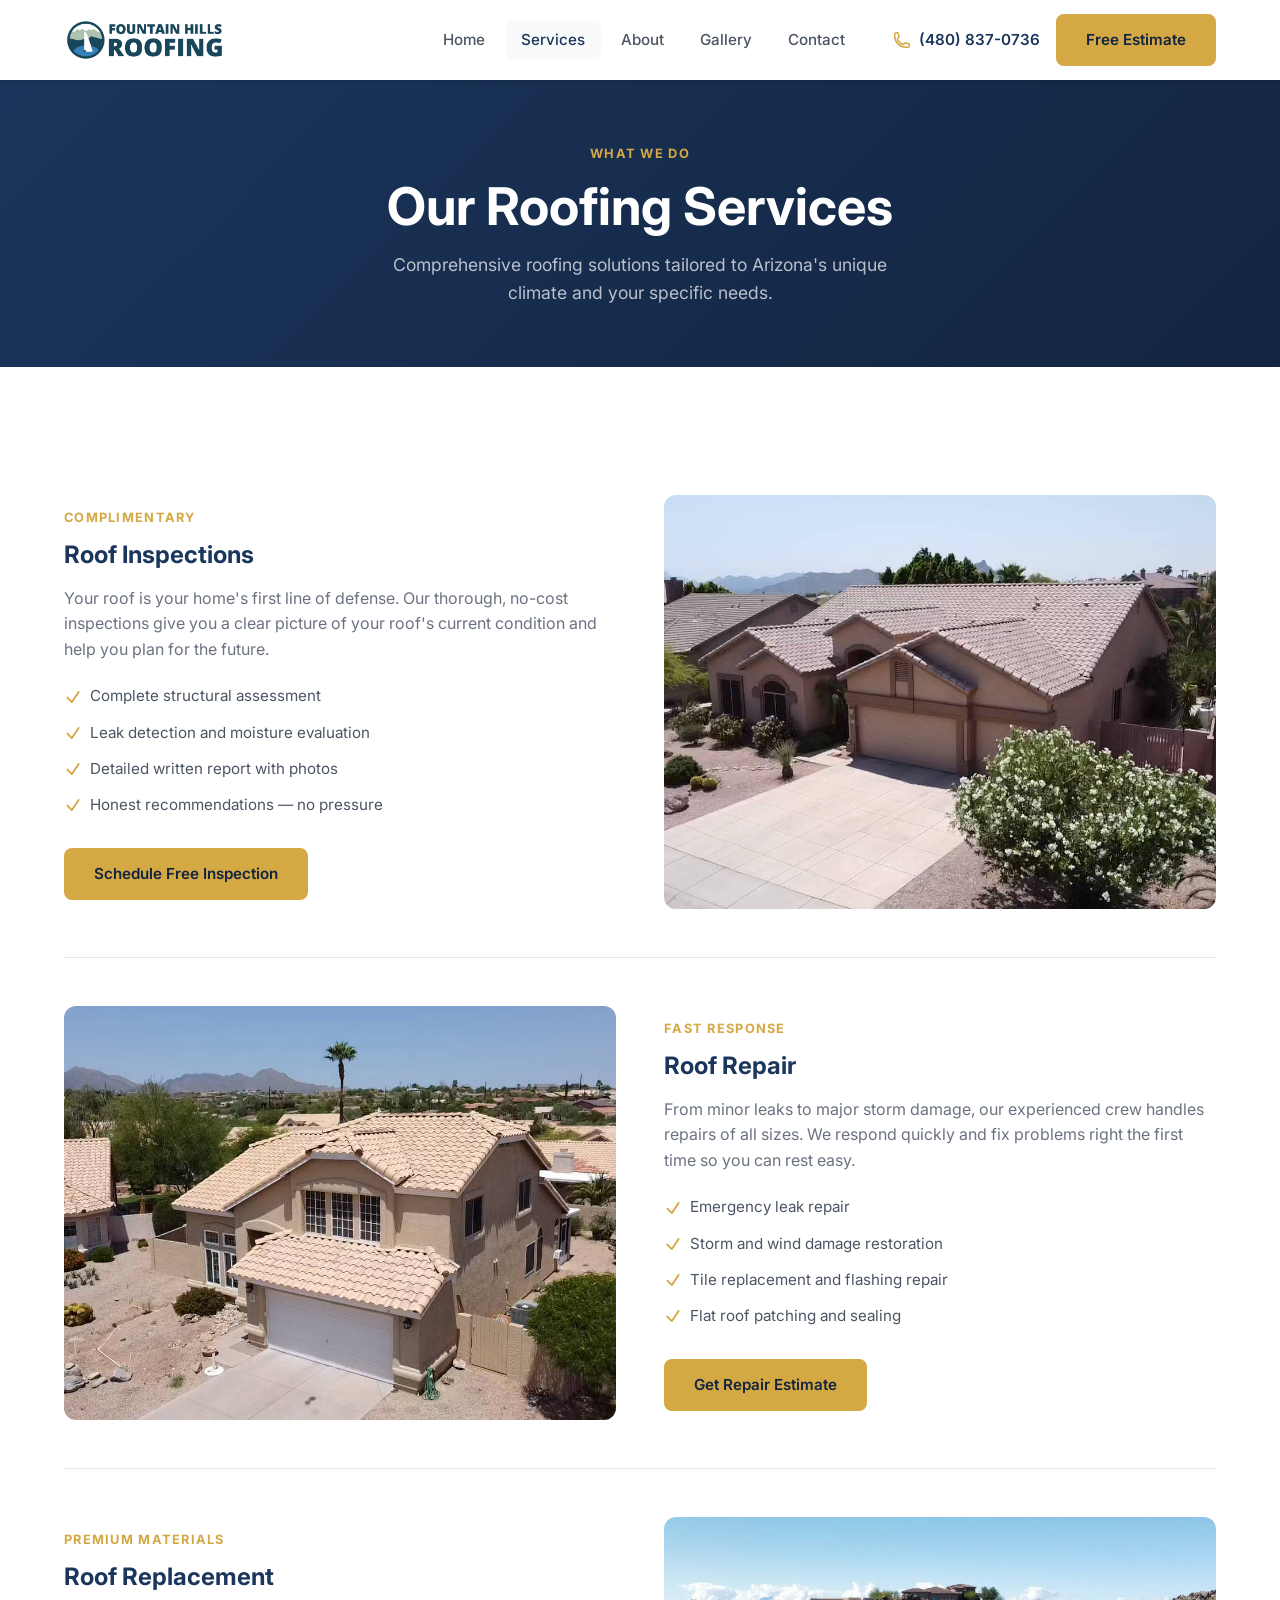
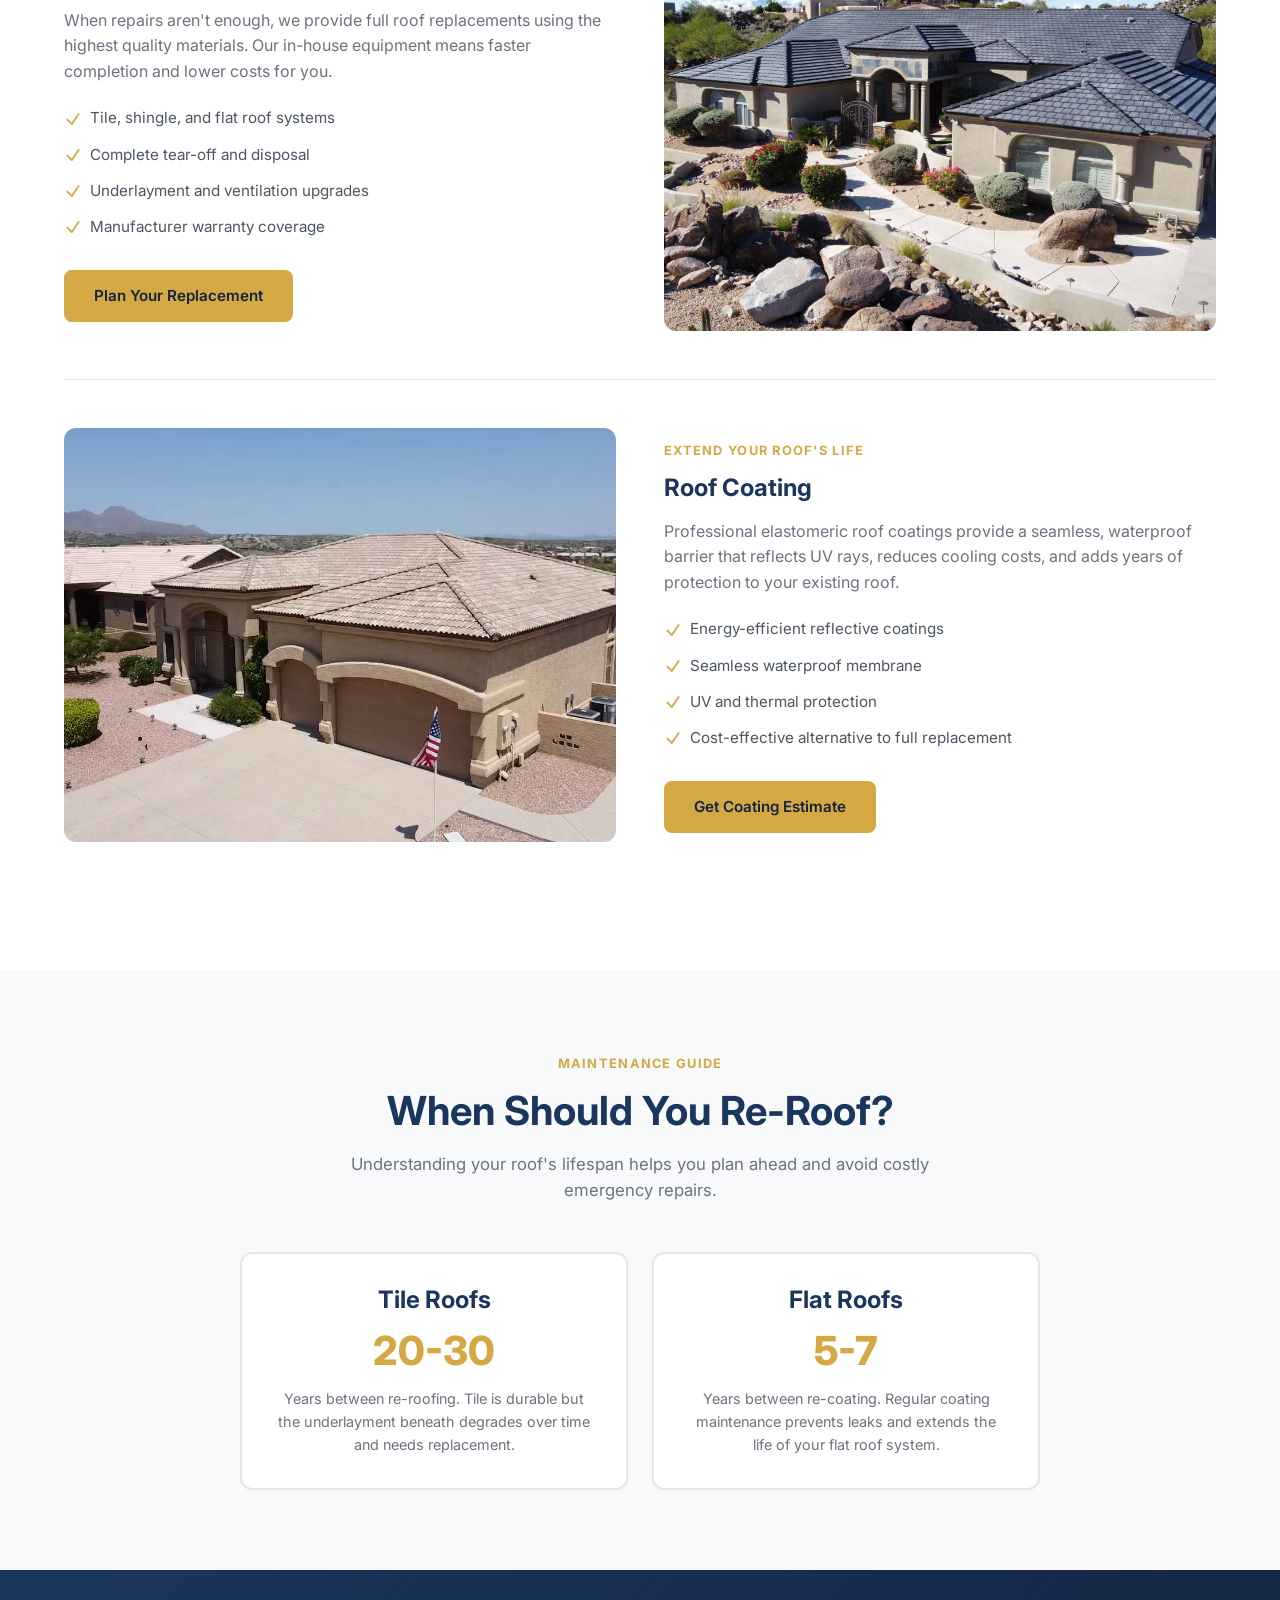
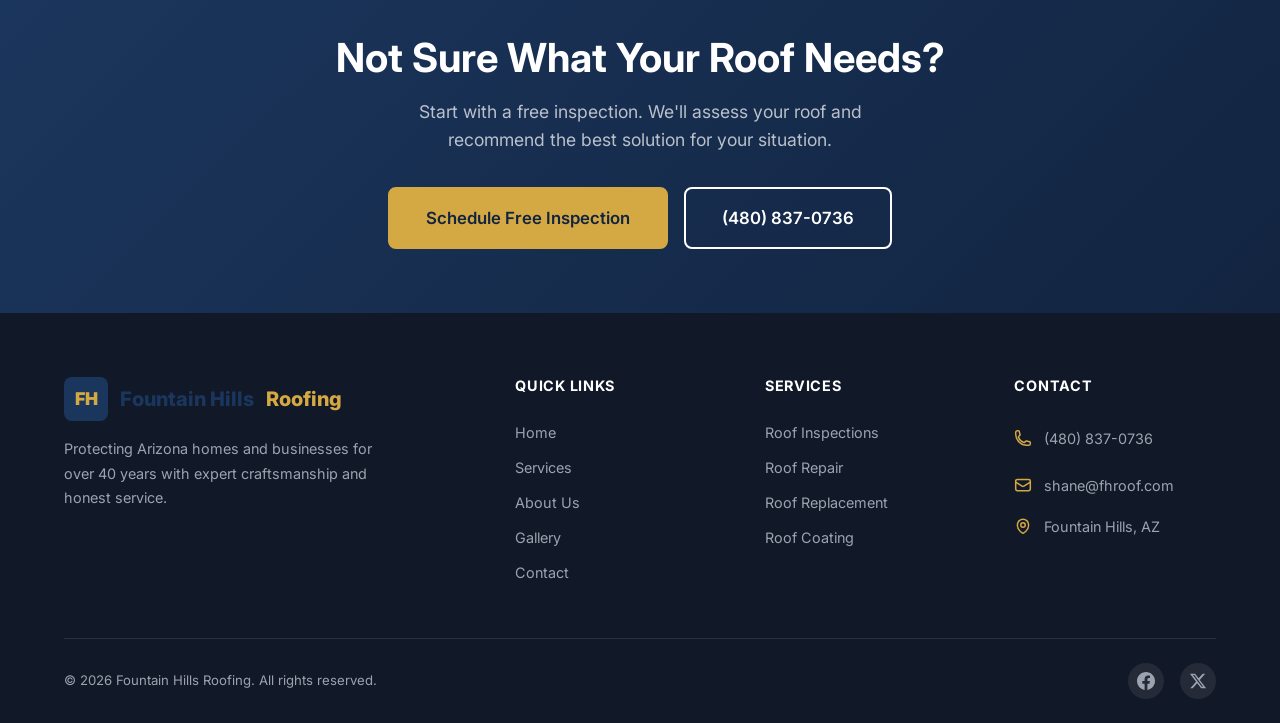
<file: services.html>
<!DOCTYPE html>
<html lang="en">
<head>
  <meta charset="UTF-8">
  <meta name="viewport" content="width=device-width, initial-scale=1.0">
  <meta name="description" content="Professional roofing services in Fountain Hills — inspections, repair, replacement, and coating. Free estimates from Arizona's trusted roofing experts.">
  <title>Services | Fountain Hills Roofing</title>
  <link rel="preconnect" href="https://fonts.googleapis.com">
  <link rel="preconnect" href="https://fonts.gstatic.com" crossorigin>
  <link href="https://fonts.googleapis.com/css2?family=Inter:wght@400;500;600;700;800&display=swap" rel="stylesheet">
  <link rel="stylesheet" href="css/styles.css">
</head>
<body>

  <!-- Header -->
  <header class="header">
    <div class="header-inner">
      <a href="index.html" class="logo">
        <img src="images/fountain-hills-roofing-logo.png" alt="Fountain Hills Roofing" class="logo-img">
      </a>
      <nav class="nav">
        <div class="nav-links">
          <a href="index.html">Home</a>
          <a href="services.html" class="active">Services</a>
          <a href="about.html">About</a>
          <a href="gallery.html">Gallery</a>
          <a href="contact.html">Contact</a>
        </div>
        <div class="header-cta">
          <a href="tel:4808370736" class="header-phone">
            <svg xmlns="http://www.w3.org/2000/svg" fill="none" viewBox="0 0 24 24" stroke-width="2" stroke="currentColor"><path stroke-linecap="round" stroke-linejoin="round" d="M2.25 6.75c0 8.284 6.716 15 15 15h2.25a2.25 2.25 0 002.25-2.25v-1.372c0-.516-.351-.966-.852-1.091l-4.423-1.106c-.44-.11-.902.055-1.173.417l-.97 1.293c-.282.376-.769.542-1.21.38a12.035 12.035 0 01-7.143-7.143c-.162-.441.004-.928.38-1.21l1.293-.97c.363-.271.527-.734.417-1.173L6.963 3.102a1.125 1.125 0 00-1.091-.852H4.5A2.25 2.25 0 002.25 4.5v2.25z"/></svg>
            (480) 837-0736
          </a>
          <a href="contact.html" class="btn btn-primary">Free Estimate</a>
        </div>
      </nav>
      <button class="hamburger" aria-label="Toggle menu">
        <span></span><span></span><span></span>
      </button>
    </div>
    <div class="mobile-nav">
      <a href="index.html">Home</a>
      <a href="services.html" class="active">Services</a>
      <a href="about.html">About</a>
      <a href="gallery.html">Gallery</a>
      <a href="contact.html">Contact</a>
      <a href="tel:4808370736" class="btn btn-secondary">Call (480) 837-0736</a>
      <a href="contact.html" class="btn btn-primary">Get Free Estimate</a>
    </div>
  </header>

  <!-- Page Hero -->
  <section class="page-hero">
    <div class="container">
      <span class="section-label">What We Do</span>
      <h1>Our Roofing Services</h1>
      <p>Comprehensive roofing solutions tailored to Arizona's unique climate and your specific needs.</p>
    </div>
  </section>

  <!-- Service Details -->
  <section class="section">
    <div class="container">

      <div class="service-detail">
        <div class="service-detail-content">
          <span class="section-label">Complimentary</span>
          <h3>Roof Inspections</h3>
          <p>Your roof is your home's first line of defense. Our thorough, no-cost inspections give you a clear picture of your roof's current condition and help you plan for the future.</p>
          <ul>
            <li>
              <svg xmlns="http://www.w3.org/2000/svg" fill="none" viewBox="0 0 24 24" stroke-width="2.5" stroke="currentColor"><path stroke-linecap="round" stroke-linejoin="round" d="M4.5 12.75l6 6 9-13.5"/></svg>
              Complete structural assessment
            </li>
            <li>
              <svg xmlns="http://www.w3.org/2000/svg" fill="none" viewBox="0 0 24 24" stroke-width="2.5" stroke="currentColor"><path stroke-linecap="round" stroke-linejoin="round" d="M4.5 12.75l6 6 9-13.5"/></svg>
              Leak detection and moisture evaluation
            </li>
            <li>
              <svg xmlns="http://www.w3.org/2000/svg" fill="none" viewBox="0 0 24 24" stroke-width="2.5" stroke="currentColor"><path stroke-linecap="round" stroke-linejoin="round" d="M4.5 12.75l6 6 9-13.5"/></svg>
              Detailed written report with photos
            </li>
            <li>
              <svg xmlns="http://www.w3.org/2000/svg" fill="none" viewBox="0 0 24 24" stroke-width="2.5" stroke="currentColor"><path stroke-linecap="round" stroke-linejoin="round" d="M4.5 12.75l6 6 9-13.5"/></svg>
              Honest recommendations — no pressure
            </li>
          </ul>
          <a href="contact.html" class="btn btn-primary">Schedule Free Inspection</a>
        </div>
        <div class="service-detail-image">
          <img src="images/carousel01-min.jpg" alt="Roof inspection on a Fountain Hills home">
        </div>
      </div>

      <div class="service-detail">
        <div class="service-detail-content">
          <span class="section-label">Fast Response</span>
          <h3>Roof Repair</h3>
          <p>From minor leaks to major storm damage, our experienced crew handles repairs of all sizes. We respond quickly and fix problems right the first time so you can rest easy.</p>
          <ul>
            <li>
              <svg xmlns="http://www.w3.org/2000/svg" fill="none" viewBox="0 0 24 24" stroke-width="2.5" stroke="currentColor"><path stroke-linecap="round" stroke-linejoin="round" d="M4.5 12.75l6 6 9-13.5"/></svg>
              Emergency leak repair
            </li>
            <li>
              <svg xmlns="http://www.w3.org/2000/svg" fill="none" viewBox="0 0 24 24" stroke-width="2.5" stroke="currentColor"><path stroke-linecap="round" stroke-linejoin="round" d="M4.5 12.75l6 6 9-13.5"/></svg>
              Storm and wind damage restoration
            </li>
            <li>
              <svg xmlns="http://www.w3.org/2000/svg" fill="none" viewBox="0 0 24 24" stroke-width="2.5" stroke="currentColor"><path stroke-linecap="round" stroke-linejoin="round" d="M4.5 12.75l6 6 9-13.5"/></svg>
              Tile replacement and flashing repair
            </li>
            <li>
              <svg xmlns="http://www.w3.org/2000/svg" fill="none" viewBox="0 0 24 24" stroke-width="2.5" stroke="currentColor"><path stroke-linecap="round" stroke-linejoin="round" d="M4.5 12.75l6 6 9-13.5"/></svg>
              Flat roof patching and sealing
            </li>
          </ul>
          <a href="contact.html" class="btn btn-primary">Get Repair Estimate</a>
        </div>
        <div class="service-detail-image">
          <img src="images/carousel03-min.jpg" alt="Roof repair project in Fountain Hills">
        </div>
      </div>

      <div class="service-detail">
        <div class="service-detail-content">
          <span class="section-label">Premium Materials</span>
          <h3>Roof Replacement</h3>
          <p>When repairs aren't enough, we provide full roof replacements using the highest quality materials. Our in-house equipment means faster completion and lower costs for you.</p>
          <ul>
            <li>
              <svg xmlns="http://www.w3.org/2000/svg" fill="none" viewBox="0 0 24 24" stroke-width="2.5" stroke="currentColor"><path stroke-linecap="round" stroke-linejoin="round" d="M4.5 12.75l6 6 9-13.5"/></svg>
              Tile, shingle, and flat roof systems
            </li>
            <li>
              <svg xmlns="http://www.w3.org/2000/svg" fill="none" viewBox="0 0 24 24" stroke-width="2.5" stroke="currentColor"><path stroke-linecap="round" stroke-linejoin="round" d="M4.5 12.75l6 6 9-13.5"/></svg>
              Complete tear-off and disposal
            </li>
            <li>
              <svg xmlns="http://www.w3.org/2000/svg" fill="none" viewBox="0 0 24 24" stroke-width="2.5" stroke="currentColor"><path stroke-linecap="round" stroke-linejoin="round" d="M4.5 12.75l6 6 9-13.5"/></svg>
              Underlayment and ventilation upgrades
            </li>
            <li>
              <svg xmlns="http://www.w3.org/2000/svg" fill="none" viewBox="0 0 24 24" stroke-width="2.5" stroke="currentColor"><path stroke-linecap="round" stroke-linejoin="round" d="M4.5 12.75l6 6 9-13.5"/></svg>
              Manufacturer warranty coverage
            </li>
          </ul>
          <a href="contact.html" class="btn btn-primary">Plan Your Replacement</a>
        </div>
        <div class="service-detail-image">
          <img src="images/carousel00-min.jpg" alt="Complete roof replacement on a luxury Arizona home">
        </div>
      </div>

      <div class="service-detail">
        <div class="service-detail-content">
          <span class="section-label">Extend Your Roof's Life</span>
          <h3>Roof Coating</h3>
          <p>Professional elastomeric roof coatings provide a seamless, waterproof barrier that reflects UV rays, reduces cooling costs, and adds years of protection to your existing roof.</p>
          <ul>
            <li>
              <svg xmlns="http://www.w3.org/2000/svg" fill="none" viewBox="0 0 24 24" stroke-width="2.5" stroke="currentColor"><path stroke-linecap="round" stroke-linejoin="round" d="M4.5 12.75l6 6 9-13.5"/></svg>
              Energy-efficient reflective coatings
            </li>
            <li>
              <svg xmlns="http://www.w3.org/2000/svg" fill="none" viewBox="0 0 24 24" stroke-width="2.5" stroke="currentColor"><path stroke-linecap="round" stroke-linejoin="round" d="M4.5 12.75l6 6 9-13.5"/></svg>
              Seamless waterproof membrane
            </li>
            <li>
              <svg xmlns="http://www.w3.org/2000/svg" fill="none" viewBox="0 0 24 24" stroke-width="2.5" stroke="currentColor"><path stroke-linecap="round" stroke-linejoin="round" d="M4.5 12.75l6 6 9-13.5"/></svg>
              UV and thermal protection
            </li>
            <li>
              <svg xmlns="http://www.w3.org/2000/svg" fill="none" viewBox="0 0 24 24" stroke-width="2.5" stroke="currentColor"><path stroke-linecap="round" stroke-linejoin="round" d="M4.5 12.75l6 6 9-13.5"/></svg>
              Cost-effective alternative to full replacement
            </li>
          </ul>
          <a href="contact.html" class="btn btn-primary">Get Coating Estimate</a>
        </div>
        <div class="service-detail-image">
          <img src="images/carousel02-min.jpg" alt="Roof coating project in Scottsdale">
        </div>
      </div>

    </div>
  </section>

  <!-- Maintenance Guide -->
  <section class="section section-light">
    <div class="container">
      <div class="section-header">
        <span class="section-label">Maintenance Guide</span>
        <h2>When Should You Re-Roof?</h2>
        <p>Understanding your roof's lifespan helps you plan ahead and avoid costly emergency repairs.</p>
      </div>
      <div class="maintenance-grid">
        <div class="maintenance-card">
          <h3>Tile Roofs</h3>
          <div class="maintenance-years">20-30</div>
          <p>Years between re-roofing. Tile is durable but the underlayment beneath degrades over time and needs replacement.</p>
        </div>
        <div class="maintenance-card">
          <h3>Flat Roofs</h3>
          <div class="maintenance-years">5-7</div>
          <p>Years between re-coating. Regular coating maintenance prevents leaks and extends the life of your flat roof system.</p>
        </div>
      </div>
    </div>
  </section>

  <!-- CTA Banner -->
  <section class="cta-banner">
    <div class="container">
      <h2>Not Sure What Your Roof Needs?</h2>
      <p>Start with a free inspection. We'll assess your roof and recommend the best solution for your situation.</p>
      <div class="cta-buttons">
        <a href="contact.html" class="btn btn-primary btn-lg">Schedule Free Inspection</a>
        <a href="tel:4808370736" class="btn btn-outline btn-lg">(480) 837-0736</a>
      </div>
    </div>
  </section>

  <!-- Footer -->
  <footer class="footer">
    <div class="container">
      <div class="footer-grid">
        <div class="footer-brand">
          <a href="index.html" class="logo">
            <div class="logo-icon">FH</div>
            Fountain Hills <span>Roofing</span>
          </a>
          <p>Protecting Arizona homes and businesses for over 40 years with expert craftsmanship and honest service.</p>
        </div>
        <div>
          <h4>Quick Links</h4>
          <div class="footer-links">
            <a href="index.html">Home</a>
            <a href="services.html">Services</a>
            <a href="about.html">About Us</a>
            <a href="gallery.html">Gallery</a>
            <a href="contact.html">Contact</a>
          </div>
        </div>
        <div>
          <h4>Services</h4>
          <div class="footer-links">
            <a href="services.html">Roof Inspections</a>
            <a href="services.html">Roof Repair</a>
            <a href="services.html">Roof Replacement</a>
            <a href="services.html">Roof Coating</a>
          </div>
        </div>
        <div>
          <h4>Contact</h4>
          <div class="footer-links">
            <div class="footer-contact-item">
              <svg xmlns="http://www.w3.org/2000/svg" fill="none" viewBox="0 0 24 24" stroke-width="2" stroke="currentColor"><path stroke-linecap="round" stroke-linejoin="round" d="M2.25 6.75c0 8.284 6.716 15 15 15h2.25a2.25 2.25 0 002.25-2.25v-1.372c0-.516-.351-.966-.852-1.091l-4.423-1.106c-.44-.11-.902.055-1.173.417l-.97 1.293c-.282.376-.769.542-1.21.38a12.035 12.035 0 01-7.143-7.143c-.162-.441.004-.928.38-1.21l1.293-.97c.363-.271.527-.734.417-1.173L6.963 3.102a1.125 1.125 0 00-1.091-.852H4.5A2.25 2.25 0 002.25 4.5v2.25z"/></svg>
              <a href="tel:4808370736">(480) 837-0736</a>
            </div>
            <div class="footer-contact-item">
              <svg xmlns="http://www.w3.org/2000/svg" fill="none" viewBox="0 0 24 24" stroke-width="2" stroke="currentColor"><path stroke-linecap="round" stroke-linejoin="round" d="M21.75 6.75v10.5a2.25 2.25 0 01-2.25 2.25h-15a2.25 2.25 0 01-2.25-2.25V6.75m19.5 0A2.25 2.25 0 0019.5 4.5h-15a2.25 2.25 0 00-2.25 2.25m19.5 0v.243a2.25 2.25 0 01-1.07 1.916l-7.5 4.615a2.25 2.25 0 01-2.36 0L3.32 8.91a2.25 2.25 0 01-1.07-1.916V6.75"/></svg>
              <a href="mailto:shane@fhroof.com">shane@fhroof.com</a>
            </div>
            <div class="footer-contact-item">
              <svg xmlns="http://www.w3.org/2000/svg" fill="none" viewBox="0 0 24 24" stroke-width="2" stroke="currentColor"><path stroke-linecap="round" stroke-linejoin="round" d="M15 10.5a3 3 0 11-6 0 3 3 0 016 0z"/><path stroke-linecap="round" stroke-linejoin="round" d="M19.5 10.5c0 7.142-7.5 11.25-7.5 11.25S4.5 17.642 4.5 10.5a7.5 7.5 0 1115 0z"/></svg>
              Fountain Hills, AZ
            </div>
          </div>
        </div>
      </div>
      <div class="footer-bottom">
        <p>&copy; 2026 Fountain Hills Roofing. All rights reserved.</p>
        <div class="footer-social">
          <a href="https://www.facebook.com/fhroof/" aria-label="Facebook" target="_blank" rel="noopener">
            <svg xmlns="http://www.w3.org/2000/svg" viewBox="0 0 24 24" fill="currentColor"><path d="M24 12.073c0-6.627-5.373-12-12-12s-12 5.373-12 12c0 5.99 4.388 10.954 10.125 11.854v-8.385H7.078v-3.47h3.047V9.43c0-3.007 1.792-4.669 4.533-4.669 1.312 0 2.686.235 2.686.235v2.953H15.83c-1.491 0-1.956.925-1.956 1.874v2.25h3.328l-.532 3.47h-2.796v8.385C19.612 23.027 24 18.062 24 12.073z"/></svg>
          </a>
          <a href="https://x.com/FHRoofAZ" aria-label="X (Twitter)" target="_blank" rel="noopener">
            <svg xmlns="http://www.w3.org/2000/svg" viewBox="0 0 24 24" fill="currentColor"><path d="M18.244 2.25h3.308l-7.227 8.26 8.502 11.24H16.17l-5.214-6.817L4.99 21.75H1.68l7.73-8.835L1.254 2.25H8.08l4.713 6.231zm-1.161 17.52h1.833L7.084 4.126H5.117z"/></svg>
          </a>
        </div>
      </div>
    </div>
  </footer>

  <script src="js/main.js"></script>
</body>
</html>
</file>
<file: css/styles.css>
/* ============================================
   Fountain Hills Roofing - Stylesheet
   ============================================ */

/* --- Custom Properties --- */
:root {
  --navy: #1B365D;
  --navy-dark: #122440;
  --navy-light: #2A4A7A;
  --gold: #D4A843;
  --gold-light: #E8C876;
  --gold-dark: #B8922E;
  --white: #FFFFFF;
  --off-white: #F8F9FA;
  --gray-50: #F9FAFB;
  --gray-100: #F3F4F6;
  --gray-200: #E5E7EB;
  --gray-300: #D1D5DB;
  --gray-400: #9CA3AF;
  --gray-500: #6B7280;
  --gray-600: #4B5563;
  --gray-700: #374151;
  --gray-800: #1F2937;
  --gray-900: #111827;
  --shadow-sm: 0 1px 2px rgba(0,0,0,0.05);
  --shadow: 0 1px 3px rgba(0,0,0,0.1), 0 1px 2px rgba(0,0,0,0.06);
  --shadow-md: 0 4px 6px rgba(0,0,0,0.07), 0 2px 4px rgba(0,0,0,0.06);
  --shadow-lg: 0 10px 15px rgba(0,0,0,0.1), 0 4px 6px rgba(0,0,0,0.05);
  --shadow-xl: 0 20px 25px rgba(0,0,0,0.1), 0 10px 10px rgba(0,0,0,0.04);
  --radius: 8px;
  --radius-lg: 12px;
  --max-width: 1200px;
  --transition: 0.3s ease;
}

/* --- Reset & Base --- */
*, *::before, *::after {
  box-sizing: border-box;
  margin: 0;
  padding: 0;
}

html {
  scroll-behavior: smooth;
  -webkit-text-size-adjust: 100%;
}

body {
  font-family: 'Inter', -apple-system, BlinkMacSystemFont, 'Segoe UI', sans-serif;
  font-size: 16px;
  line-height: 1.6;
  color: var(--gray-700);
  background: var(--white);
  -webkit-font-smoothing: antialiased;
}

img {
  max-width: 100%;
  height: auto;
  display: block;
}

a {
  color: inherit;
  text-decoration: none;
}

ul, ol {
  list-style: none;
}

h1, h2, h3, h4, h5, h6 {
  color: var(--navy);
  line-height: 1.2;
  font-weight: 700;
}

h1 { font-size: clamp(2rem, 5vw, 3.25rem); }
h2 { font-size: clamp(1.75rem, 4vw, 2.5rem); }
h3 { font-size: clamp(1.25rem, 3vw, 1.5rem); }

p + p { margin-top: 1em; }

.container {
  width: 100%;
  max-width: var(--max-width);
  margin: 0 auto;
  padding: 0 1.5rem;
}

/* --- Header --- */
.header {
  position: fixed;
  top: 0;
  left: 0;
  right: 0;
  z-index: 1000;
  background: var(--white);
  box-shadow: var(--shadow);
  transition: box-shadow var(--transition);
}

.header-inner {
  display: flex;
  align-items: center;
  justify-content: space-between;
  height: 80px;
  max-width: var(--max-width);
  margin: 0 auto;
  padding: 0 1.5rem;
}

.logo {
  display: flex;
  align-items: center;
  gap: 0.75rem;
  font-size: 1.25rem;
  font-weight: 800;
  color: var(--navy);
  white-space: nowrap;
}

.logo-icon {
  width: 44px;
  height: 44px;
  background: var(--navy);
  border-radius: var(--radius);
  display: flex;
  align-items: center;
  justify-content: center;
  color: var(--gold);
  font-weight: 900;
  font-size: 1.1rem;
}

.logo span {
  color: var(--gold);
}

.logo-img {
  height: 44px;
  width: auto;
}

.nav {
  display: flex;
  align-items: center;
  gap: 2rem;
}

.nav-links {
  display: flex;
  gap: 0.25rem;
}

.nav-links a {
  padding: 0.5rem 1rem;
  font-size: 0.95rem;
  font-weight: 500;
  color: var(--gray-600);
  border-radius: var(--radius);
  transition: color var(--transition), background var(--transition);
}

.nav-links a:hover,
.nav-links a.active {
  color: var(--navy);
  background: var(--gray-50);
}

.header-cta {
  display: flex;
  align-items: center;
  gap: 1rem;
}

.header-phone {
  display: flex;
  align-items: center;
  gap: 0.5rem;
  font-weight: 600;
  color: var(--navy);
  font-size: 0.95rem;
}

.header-phone svg {
  width: 18px;
  height: 18px;
  color: var(--gold);
}

/* Hamburger */
.hamburger {
  display: none;
  flex-direction: column;
  gap: 5px;
  background: none;
  border: none;
  cursor: pointer;
  padding: 0.5rem;
}

.hamburger span {
  display: block;
  width: 24px;
  height: 2px;
  background: var(--navy);
  border-radius: 2px;
  transition: var(--transition);
}

.hamburger.active span:nth-child(1) {
  transform: rotate(45deg) translate(5px, 5px);
}
.hamburger.active span:nth-child(2) {
  opacity: 0;
}
.hamburger.active span:nth-child(3) {
  transform: rotate(-45deg) translate(5px, -5px);
}

/* --- Buttons --- */
.btn {
  display: inline-flex;
  align-items: center;
  gap: 0.5rem;
  padding: 0.75rem 1.75rem;
  font-size: 0.95rem;
  font-weight: 600;
  border-radius: var(--radius);
  border: 2px solid transparent;
  cursor: pointer;
  transition: all var(--transition);
  white-space: nowrap;
  font-family: inherit;
}

.btn-primary {
  background: var(--gold);
  color: var(--navy-dark);
  border-color: var(--gold);
}
.btn-primary:hover {
  background: var(--gold-dark);
  border-color: var(--gold-dark);
  transform: translateY(-1px);
  box-shadow: var(--shadow-md);
}

.btn-secondary {
  background: var(--navy);
  color: var(--white);
  border-color: var(--navy);
}
.btn-secondary:hover {
  background: var(--navy-dark);
  border-color: var(--navy-dark);
  transform: translateY(-1px);
  box-shadow: var(--shadow-md);
}

.btn-outline {
  background: transparent;
  color: var(--white);
  border-color: var(--white);
}
.btn-outline:hover {
  background: var(--white);
  color: var(--navy);
}

.btn-outline-dark {
  background: transparent;
  color: var(--navy);
  border-color: var(--navy);
}
.btn-outline-dark:hover {
  background: var(--navy);
  color: var(--white);
}

.btn-lg {
  padding: 1rem 2.25rem;
  font-size: 1.05rem;
}

.btn svg {
  width: 18px;
  height: 18px;
}

/* --- Hero --- */
.hero {
  position: relative;
  min-height: 600px;
  display: flex;
  align-items: center;
  background: linear-gradient(135deg, var(--navy) 0%, var(--navy-dark) 100%);
  padding: 120px 0 80px;
  overflow: hidden;
}

.hero::before {
  content: '';
  position: absolute;
  top: 0;
  right: 0;
  width: 50%;
  height: 100%;
  background: url('../images/carousel00-min.jpg') center/cover no-repeat;
  opacity: 0.25;
  mask-image: linear-gradient(to right, transparent 0%, black 30%);
  -webkit-mask-image: linear-gradient(to right, transparent 0%, black 30%);
}

.hero-content {
  position: relative;
  z-index: 1;
  max-width: 650px;
}

.hero-badge {
  display: inline-flex;
  align-items: center;
  gap: 0.5rem;
  padding: 0.5rem 1rem;
  background: rgba(212, 168, 67, 0.15);
  border: 1px solid rgba(212, 168, 67, 0.3);
  border-radius: 100px;
  color: var(--gold-light);
  font-size: 0.875rem;
  font-weight: 600;
  margin-bottom: 1.5rem;
}

.hero-badge svg {
  width: 16px;
  height: 16px;
}

.hero h1 {
  color: var(--white);
  margin-bottom: 1.25rem;
  letter-spacing: -0.02em;
}

.hero h1 em {
  font-style: normal;
  color: var(--gold);
}

.hero p {
  color: rgba(255,255,255,0.8);
  font-size: 1.15rem;
  margin-bottom: 2rem;
  max-width: 520px;
}

.hero-buttons {
  display: flex;
  gap: 1rem;
  flex-wrap: wrap;
}

.hero-stats {
  display: flex;
  gap: 3rem;
  margin-top: 3rem;
  padding-top: 2rem;
  border-top: 1px solid rgba(255,255,255,0.15);
}

.hero-stat {
  text-align: left;
}

.hero-stat-number {
  font-size: 2rem;
  font-weight: 800;
  color: var(--gold);
  line-height: 1;
}

.hero-stat-label {
  font-size: 0.85rem;
  color: rgba(255,255,255,0.6);
  margin-top: 0.25rem;
}

/* --- Sections --- */
.section {
  padding: 5rem 0;
}

.section-light {
  background: var(--off-white);
}

.section-dark {
  background: var(--navy);
  color: var(--white);
}

.section-header {
  text-align: center;
  max-width: 600px;
  margin: 0 auto 3rem;
}

.section-header p {
  margin-top: 1rem;
  color: var(--gray-500);
  font-size: 1.05rem;
}

.section-dark .section-header h2 {
  color: var(--white);
}

.section-dark .section-header p {
  color: rgba(255,255,255,0.7);
}

.section-label {
  display: inline-block;
  font-size: 0.8rem;
  font-weight: 700;
  text-transform: uppercase;
  letter-spacing: 0.1em;
  color: var(--gold);
  margin-bottom: 0.75rem;
}

/* --- Service Cards --- */
.services-grid {
  display: grid;
  grid-template-columns: repeat(auto-fit, minmax(260px, 1fr));
  gap: 1.5rem;
}

.service-card {
  background: var(--white);
  border-radius: var(--radius-lg);
  padding: 2rem;
  box-shadow: var(--shadow);
  transition: transform var(--transition), box-shadow var(--transition);
  border: 1px solid var(--gray-100);
}

.service-card:hover {
  transform: translateY(-4px);
  box-shadow: var(--shadow-lg);
}

.service-card-icon {
  width: 56px;
  height: 56px;
  background: linear-gradient(135deg, var(--navy), var(--navy-light));
  border-radius: var(--radius);
  display: flex;
  align-items: center;
  justify-content: center;
  margin-bottom: 1.25rem;
  color: var(--gold);
}

.service-card-icon svg {
  width: 28px;
  height: 28px;
}

.service-card h3 {
  margin-bottom: 0.75rem;
}

.service-card p {
  color: var(--gray-500);
  font-size: 0.95rem;
}

.service-card .learn-more {
  display: inline-flex;
  align-items: center;
  gap: 0.375rem;
  margin-top: 1.25rem;
  font-weight: 600;
  font-size: 0.9rem;
  color: var(--gold-dark);
  transition: gap var(--transition);
}

.service-card:hover .learn-more {
  gap: 0.625rem;
}

.learn-more svg {
  width: 16px;
  height: 16px;
}

/* --- Why Choose Us --- */
.features-grid {
  display: grid;
  grid-template-columns: repeat(auto-fit, minmax(300px, 1fr));
  gap: 2rem;
}

.feature-item {
  display: flex;
  gap: 1.25rem;
  align-items: flex-start;
}

.feature-icon {
  flex-shrink: 0;
  width: 48px;
  height: 48px;
  background: rgba(212, 168, 67, 0.12);
  border-radius: var(--radius);
  display: flex;
  align-items: center;
  justify-content: center;
  color: var(--gold-dark);
}

.feature-icon svg {
  width: 24px;
  height: 24px;
}

.feature-item h3 {
  font-size: 1.1rem;
  margin-bottom: 0.375rem;
}

.feature-item p {
  color: var(--gray-500);
  font-size: 0.9rem;
}

/* --- Testimonials --- */
.testimonials-grid {
  display: grid;
  grid-template-columns: repeat(auto-fit, minmax(320px, 1fr));
  gap: 1.5rem;
}

.testimonial-card {
  background: var(--white);
  border-radius: var(--radius-lg);
  padding: 2rem;
  box-shadow: var(--shadow);
  border: 1px solid var(--gray-100);
}

.testimonial-stars {
  display: flex;
  gap: 0.25rem;
  margin-bottom: 1rem;
  color: var(--gold);
}

.testimonial-stars svg {
  width: 18px;
  height: 18px;
  fill: var(--gold);
}

.testimonial-card blockquote {
  font-size: 0.95rem;
  color: var(--gray-600);
  line-height: 1.7;
  margin-bottom: 1.25rem;
}

.testimonial-author {
  display: flex;
  align-items: center;
  gap: 0.75rem;
}

.testimonial-avatar {
  width: 44px;
  height: 44px;
  border-radius: 50%;
  background: var(--navy);
  color: var(--gold);
  display: flex;
  align-items: center;
  justify-content: center;
  font-weight: 700;
  font-size: 1rem;
}

.testimonial-name {
  font-weight: 600;
  color: var(--navy);
  font-size: 0.95rem;
}

.testimonial-location {
  font-size: 0.8rem;
  color: var(--gray-400);
}

/* --- CTA Banner --- */
.cta-banner {
  background: linear-gradient(135deg, var(--navy) 0%, var(--navy-dark) 100%);
  padding: 4rem 0;
  text-align: center;
}

.cta-banner h2 {
  color: var(--white);
  margin-bottom: 1rem;
}

.cta-banner p {
  color: rgba(255,255,255,0.7);
  font-size: 1.1rem;
  max-width: 500px;
  margin: 0 auto 2rem;
}

.cta-buttons {
  display: flex;
  gap: 1rem;
  justify-content: center;
  flex-wrap: wrap;
}

/* --- Footer --- */
.footer {
  background: var(--gray-900);
  color: var(--gray-400);
  padding: 4rem 0 0;
}

.footer-grid {
  display: grid;
  grid-template-columns: 2fr 1fr 1fr 1fr;
  gap: 3rem;
  padding-bottom: 3rem;
  border-bottom: 1px solid rgba(255,255,255,0.1);
}

.footer-brand p {
  margin-top: 1rem;
  font-size: 0.9rem;
  line-height: 1.7;
  max-width: 320px;
}

.footer h4 {
  color: var(--white);
  font-size: 0.9rem;
  text-transform: uppercase;
  letter-spacing: 0.05em;
  margin-bottom: 1.25rem;
}

.footer-links a {
  display: block;
  padding: 0.375rem 0;
  font-size: 0.9rem;
  color: var(--gray-400);
  transition: color var(--transition);
}

.footer-links a:hover {
  color: var(--gold);
}

.footer-contact-item {
  display: flex;
  align-items: center;
  gap: 0.75rem;
  padding: 0.375rem 0;
  font-size: 0.9rem;
}

.footer-contact-item svg {
  width: 18px;
  height: 18px;
  color: var(--gold);
  flex-shrink: 0;
}

.footer-bottom {
  display: flex;
  align-items: center;
  justify-content: space-between;
  padding: 1.5rem 0;
  font-size: 0.825rem;
}

.footer-social {
  display: flex;
  gap: 1rem;
}

.footer-social a {
  width: 36px;
  height: 36px;
  border-radius: 50%;
  background: rgba(255,255,255,0.08);
  display: flex;
  align-items: center;
  justify-content: center;
  color: var(--gray-400);
  transition: background var(--transition), color var(--transition);
}

.footer-social a:hover {
  background: var(--gold);
  color: var(--navy-dark);
}

.footer-social svg {
  width: 18px;
  height: 18px;
}

/* --- Page Hero (inner pages) --- */
.page-hero {
  background: linear-gradient(135deg, var(--navy) 0%, var(--navy-dark) 100%);
  padding: 140px 0 60px;
  text-align: center;
}

.page-hero h1 {
  color: var(--white);
  margin-bottom: 0.75rem;
}

.page-hero p {
  color: rgba(255,255,255,0.7);
  font-size: 1.1rem;
  max-width: 500px;
  margin: 0 auto;
}

/* --- Services Detail Page --- */
.service-detail {
  display: grid;
  grid-template-columns: 1fr 1fr;
  gap: 3rem;
  align-items: center;
  padding: 3rem 0;
}

.service-detail:not(:last-child) {
  border-bottom: 1px solid var(--gray-200);
}

.service-detail-content h3 {
  font-size: 1.5rem;
  margin-bottom: 1rem;
}

.service-detail-content p {
  color: var(--gray-500);
  margin-bottom: 1rem;
}

.service-detail-content ul {
  margin-bottom: 1.5rem;
}

.service-detail-content li {
  display: flex;
  align-items: center;
  gap: 0.5rem;
  padding: 0.375rem 0;
  color: var(--gray-600);
  font-size: 0.95rem;
}

.service-detail-content li svg {
  width: 18px;
  height: 18px;
  color: var(--gold);
  flex-shrink: 0;
}

.service-detail-image {
  aspect-ratio: 4/3;
  background: var(--gray-100);
  border-radius: var(--radius-lg);
  display: flex;
  align-items: center;
  justify-content: center;
  color: var(--gray-400);
  font-size: 0.9rem;
  overflow: hidden;
}

.service-detail-image img {
  width: 100%;
  height: 100%;
  object-fit: cover;
}

.service-detail:nth-child(even) {
  direction: rtl;
}

.service-detail:nth-child(even) > * {
  direction: ltr;
}

/* Maintenance info */
.maintenance-grid {
  display: grid;
  grid-template-columns: 1fr 1fr;
  gap: 1.5rem;
  max-width: 800px;
  margin: 0 auto;
}

.maintenance-card {
  background: var(--white);
  padding: 2rem;
  border-radius: var(--radius-lg);
  text-align: center;
  border: 2px solid var(--gray-200);
}

.maintenance-card h3 {
  margin-bottom: 0.5rem;
}

.maintenance-years {
  font-size: 2.5rem;
  font-weight: 800;
  color: var(--gold);
  line-height: 1;
  margin: 1rem 0;
}

.maintenance-card p {
  color: var(--gray-500);
  font-size: 0.9rem;
}

/* --- About Page --- */
.about-intro {
  display: grid;
  grid-template-columns: 1fr 1fr;
  gap: 3rem;
  align-items: center;
}

.about-image {
  aspect-ratio: 4/3;
  background: var(--gray-100);
  border-radius: var(--radius-lg);
  overflow: hidden;
  display: flex;
  align-items: center;
  justify-content: center;
  color: var(--gray-400);
}

.about-image img {
  width: 100%;
  height: 100%;
  object-fit: cover;
}

.about-content h2 {
  margin-bottom: 1.25rem;
}

.about-content p {
  color: var(--gray-600);
  margin-bottom: 1rem;
}

.values-grid {
  display: grid;
  grid-template-columns: repeat(auto-fit, minmax(250px, 1fr));
  gap: 1.5rem;
}

.value-card {
  background: var(--white);
  padding: 2rem;
  border-radius: var(--radius-lg);
  text-align: center;
  box-shadow: var(--shadow);
  border: 1px solid var(--gray-100);
}

.value-card-icon {
  width: 64px;
  height: 64px;
  background: rgba(212, 168, 67, 0.1);
  border-radius: 50%;
  display: flex;
  align-items: center;
  justify-content: center;
  margin: 0 auto 1.25rem;
  color: var(--gold-dark);
}

.value-card-icon svg {
  width: 28px;
  height: 28px;
}

.value-card h3 {
  margin-bottom: 0.5rem;
}

.value-card p {
  color: var(--gray-500);
  font-size: 0.9rem;
}

/* Service Areas */
.areas-list {
  display: flex;
  gap: 2rem;
  justify-content: center;
  flex-wrap: wrap;
}

.area-item {
  display: flex;
  align-items: center;
  gap: 0.5rem;
  font-size: 1.1rem;
  font-weight: 600;
  color: var(--white);
}

.area-item svg {
  width: 20px;
  height: 20px;
  color: var(--gold);
}

/* --- Gallery Page --- */
.gallery-grid {
  display: grid;
  grid-template-columns: repeat(auto-fill, minmax(300px, 1fr));
  gap: 1.25rem;
}

.gallery-item {
  position: relative;
  aspect-ratio: 4/3;
  border-radius: var(--radius-lg);
  overflow: hidden;
  cursor: pointer;
  background: var(--gray-100);
}

.gallery-item img {
  width: 100%;
  height: 100%;
  object-fit: cover;
  transition: transform var(--transition);
}

.gallery-item:hover img {
  transform: scale(1.05);
}

.gallery-overlay {
  position: absolute;
  inset: 0;
  background: linear-gradient(transparent 50%, rgba(27, 54, 93, 0.8));
  opacity: 0;
  transition: opacity var(--transition);
  display: flex;
  align-items: flex-end;
  padding: 1.5rem;
}

.gallery-item:hover .gallery-overlay {
  opacity: 1;
}

.gallery-overlay span {
  color: var(--white);
  font-weight: 600;
  font-size: 0.95rem;
}

/* Gallery placeholder */
.gallery-placeholder {
  display: flex;
  align-items: center;
  justify-content: center;
  flex-direction: column;
  gap: 0.5rem;
  color: var(--gray-400);
  font-size: 0.9rem;
}

.gallery-placeholder svg {
  width: 40px;
  height: 40px;
  opacity: 0.5;
}

/* Lightbox */
.lightbox {
  position: fixed;
  inset: 0;
  z-index: 2000;
  background: rgba(0,0,0,0.9);
  display: none;
  align-items: center;
  justify-content: center;
  padding: 2rem;
}

.lightbox.active {
  display: flex;
}

.lightbox-close {
  position: absolute;
  top: 1.5rem;
  right: 1.5rem;
  background: none;
  border: none;
  color: var(--white);
  cursor: pointer;
  padding: 0.5rem;
}

.lightbox-close svg {
  width: 32px;
  height: 32px;
}

.lightbox img {
  max-width: 90%;
  max-height: 85vh;
  border-radius: var(--radius);
}

/* --- Contact Page --- */
.contact-grid {
  display: grid;
  grid-template-columns: 1fr 1fr;
  gap: 3rem;
}

.contact-form {
  background: var(--white);
  padding: 2.5rem;
  border-radius: var(--radius-lg);
  box-shadow: var(--shadow-lg);
  border: 1px solid var(--gray-100);
}

.contact-form h3 {
  margin-bottom: 0.5rem;
}

.contact-form > p {
  color: var(--gray-500);
  margin-bottom: 2rem;
  font-size: 0.95rem;
}

.form-row {
  display: grid;
  grid-template-columns: 1fr 1fr;
  gap: 1rem;
}

.form-group {
  margin-bottom: 1.25rem;
}

.form-group label {
  display: block;
  font-size: 0.875rem;
  font-weight: 600;
  color: var(--gray-700);
  margin-bottom: 0.375rem;
}

.form-group input,
.form-group textarea,
.form-group select {
  width: 100%;
  padding: 0.75rem 1rem;
  font-size: 0.95rem;
  font-family: inherit;
  border: 1.5px solid var(--gray-200);
  border-radius: var(--radius);
  background: var(--white);
  transition: border-color var(--transition), box-shadow var(--transition);
  color: var(--gray-800);
}

.form-group input:focus,
.form-group textarea:focus,
.form-group select:focus {
  outline: none;
  border-color: var(--gold);
  box-shadow: 0 0 0 3px rgba(212, 168, 67, 0.15);
}

.form-group textarea {
  resize: vertical;
  min-height: 120px;
}

.form-group input::placeholder,
.form-group textarea::placeholder {
  color: var(--gray-400);
}

.form-group .error-msg {
  display: none;
  font-size: 0.8rem;
  color: #dc2626;
  margin-top: 0.25rem;
}

.form-group.error input,
.form-group.error textarea {
  border-color: #dc2626;
}

.form-group.error .error-msg {
  display: block;
}

.form-success {
  display: none;
  text-align: center;
  padding: 2rem;
}

.form-success.active {
  display: block;
}

.form-success svg {
  width: 56px;
  height: 56px;
  color: #22c55e;
  margin: 0 auto 1rem;
}

.form-success h3 {
  margin-bottom: 0.5rem;
}

.form-success p {
  color: var(--gray-500);
}

/* Contact info sidebar */
.contact-info {
  display: flex;
  flex-direction: column;
  gap: 2rem;
}

.contact-info-card {
  background: var(--navy);
  border-radius: var(--radius-lg);
  padding: 2.5rem;
  color: var(--white);
}

.contact-info-card h3 {
  color: var(--white);
  margin-bottom: 1.5rem;
}

.contact-info-item {
  display: flex;
  gap: 1rem;
  align-items: flex-start;
  padding: 0.75rem 0;
}

.contact-info-item:not(:last-child) {
  border-bottom: 1px solid rgba(255,255,255,0.1);
}

.contact-info-icon {
  width: 40px;
  height: 40px;
  background: rgba(212, 168, 67, 0.15);
  border-radius: var(--radius);
  display: flex;
  align-items: center;
  justify-content: center;
  flex-shrink: 0;
  color: var(--gold);
}

.contact-info-icon svg {
  width: 20px;
  height: 20px;
}

.contact-info-label {
  font-size: 0.8rem;
  color: rgba(255,255,255,0.5);
  text-transform: uppercase;
  letter-spacing: 0.05em;
}

.contact-info-value {
  font-weight: 600;
  margin-top: 0.125rem;
}

.contact-info-value a {
  color: var(--white);
  transition: color var(--transition);
}

.contact-info-value a:hover {
  color: var(--gold);
}

.contact-map {
  border-radius: var(--radius-lg);
  overflow: hidden;
  height: 250px;
  background: var(--gray-100);
}

.contact-map iframe {
  width: 100%;
  height: 100%;
  border: 0;
}

/* --- Mobile Nav Overlay --- */
.mobile-nav {
  display: none;
  position: fixed;
  inset: 0;
  top: 80px;
  background: var(--white);
  z-index: 999;
  padding: 2rem 1.5rem;
  flex-direction: column;
  gap: 0.5rem;
  box-shadow: var(--shadow-xl);
}

.mobile-nav.active {
  display: flex;
}

.mobile-nav a {
  display: block;
  padding: 1rem;
  font-size: 1.1rem;
  font-weight: 500;
  color: var(--gray-700);
  border-radius: var(--radius);
  transition: background var(--transition);
}

.mobile-nav a:hover,
.mobile-nav a.active {
  background: var(--gray-50);
  color: var(--navy);
}

.mobile-nav .btn {
  margin-top: 1rem;
  justify-content: center;
}

/* --- Responsive --- */
@media (max-width: 1024px) {
  .footer-grid {
    grid-template-columns: 1fr 1fr;
    gap: 2rem;
  }
}

@media (max-width: 768px) {
  .nav-links,
  .header-cta {
    display: none;
  }

  .hamburger {
    display: flex;
  }

  .hero {
    padding: 120px 0 60px;
    min-height: auto;
  }

  .hero-stats {
    gap: 1.5rem;
  }

  .hero-stat-number {
    font-size: 1.5rem;
  }

  .service-detail {
    grid-template-columns: 1fr;
    gap: 1.5rem;
  }

  .service-detail:nth-child(even) {
    direction: ltr;
  }

  .about-intro {
    grid-template-columns: 1fr;
  }

  .contact-grid {
    grid-template-columns: 1fr;
  }

  .form-row {
    grid-template-columns: 1fr;
  }

  .footer-grid {
    grid-template-columns: 1fr;
    gap: 2rem;
  }

  .footer-bottom {
    flex-direction: column;
    gap: 1rem;
    text-align: center;
  }

  .maintenance-grid {
    grid-template-columns: 1fr;
  }

  .section {
    padding: 3.5rem 0;
  }

  .gallery-grid {
    grid-template-columns: repeat(auto-fill, minmax(250px, 1fr));
  }
}

@media (max-width: 480px) {
  .hero-buttons {
    flex-direction: column;
  }

  .hero-buttons .btn {
    justify-content: center;
  }

  .hero-stats {
    flex-direction: column;
    gap: 1rem;
  }

  .areas-list {
    flex-direction: column;
    align-items: center;
  }

  .gallery-grid {
    grid-template-columns: 1fr;
  }
}
</file>
